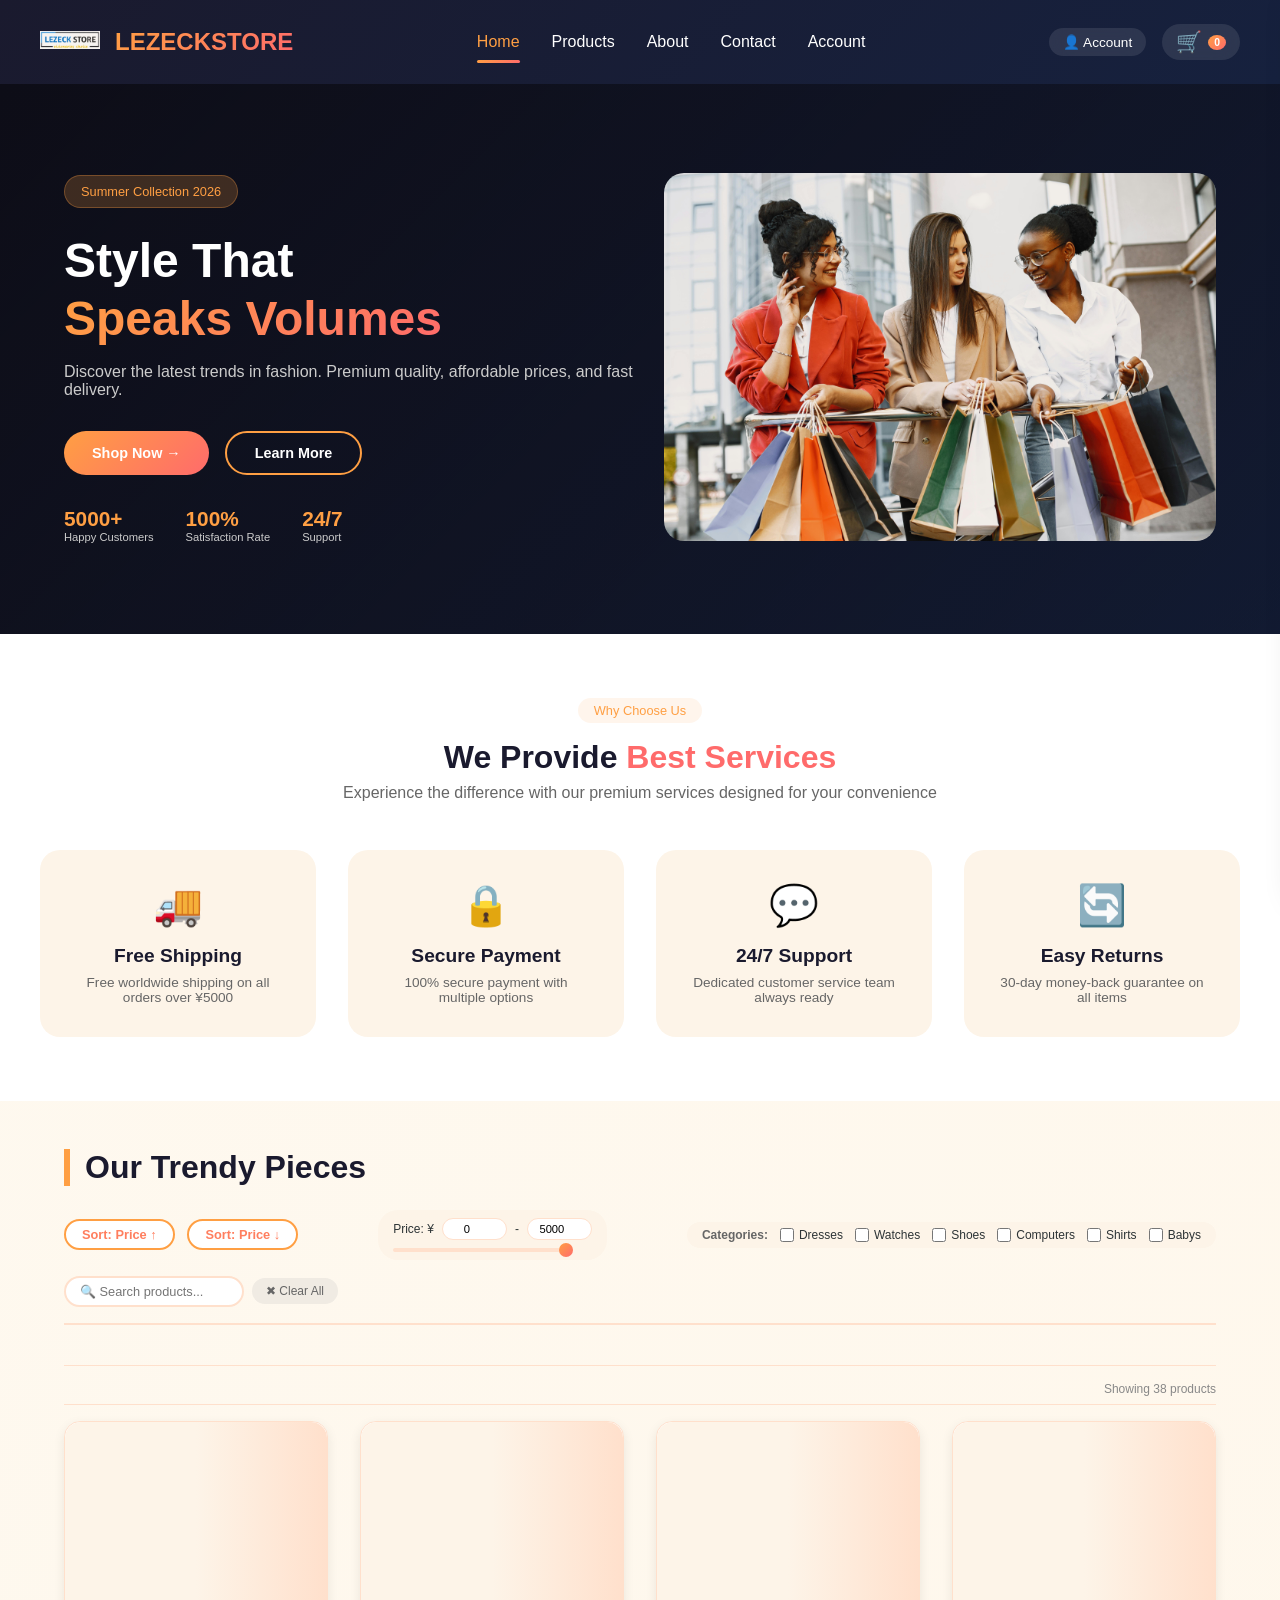
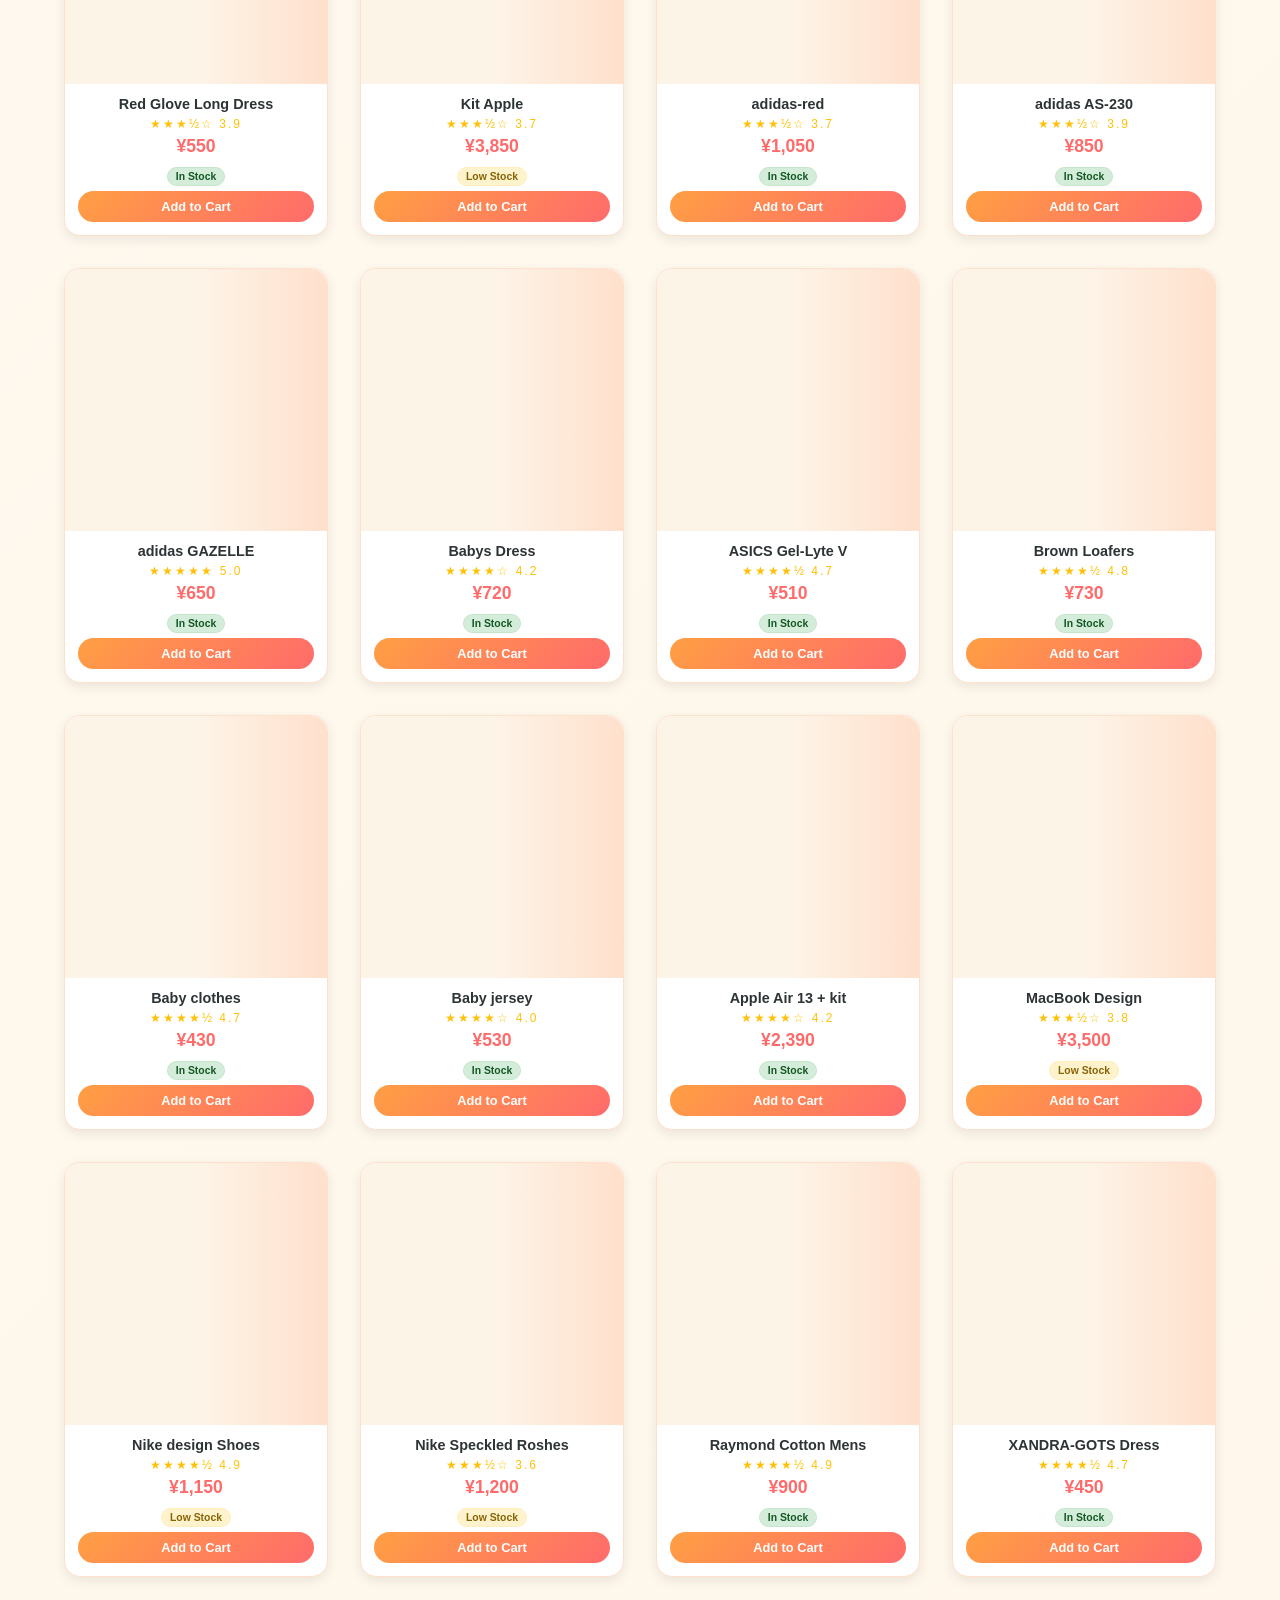
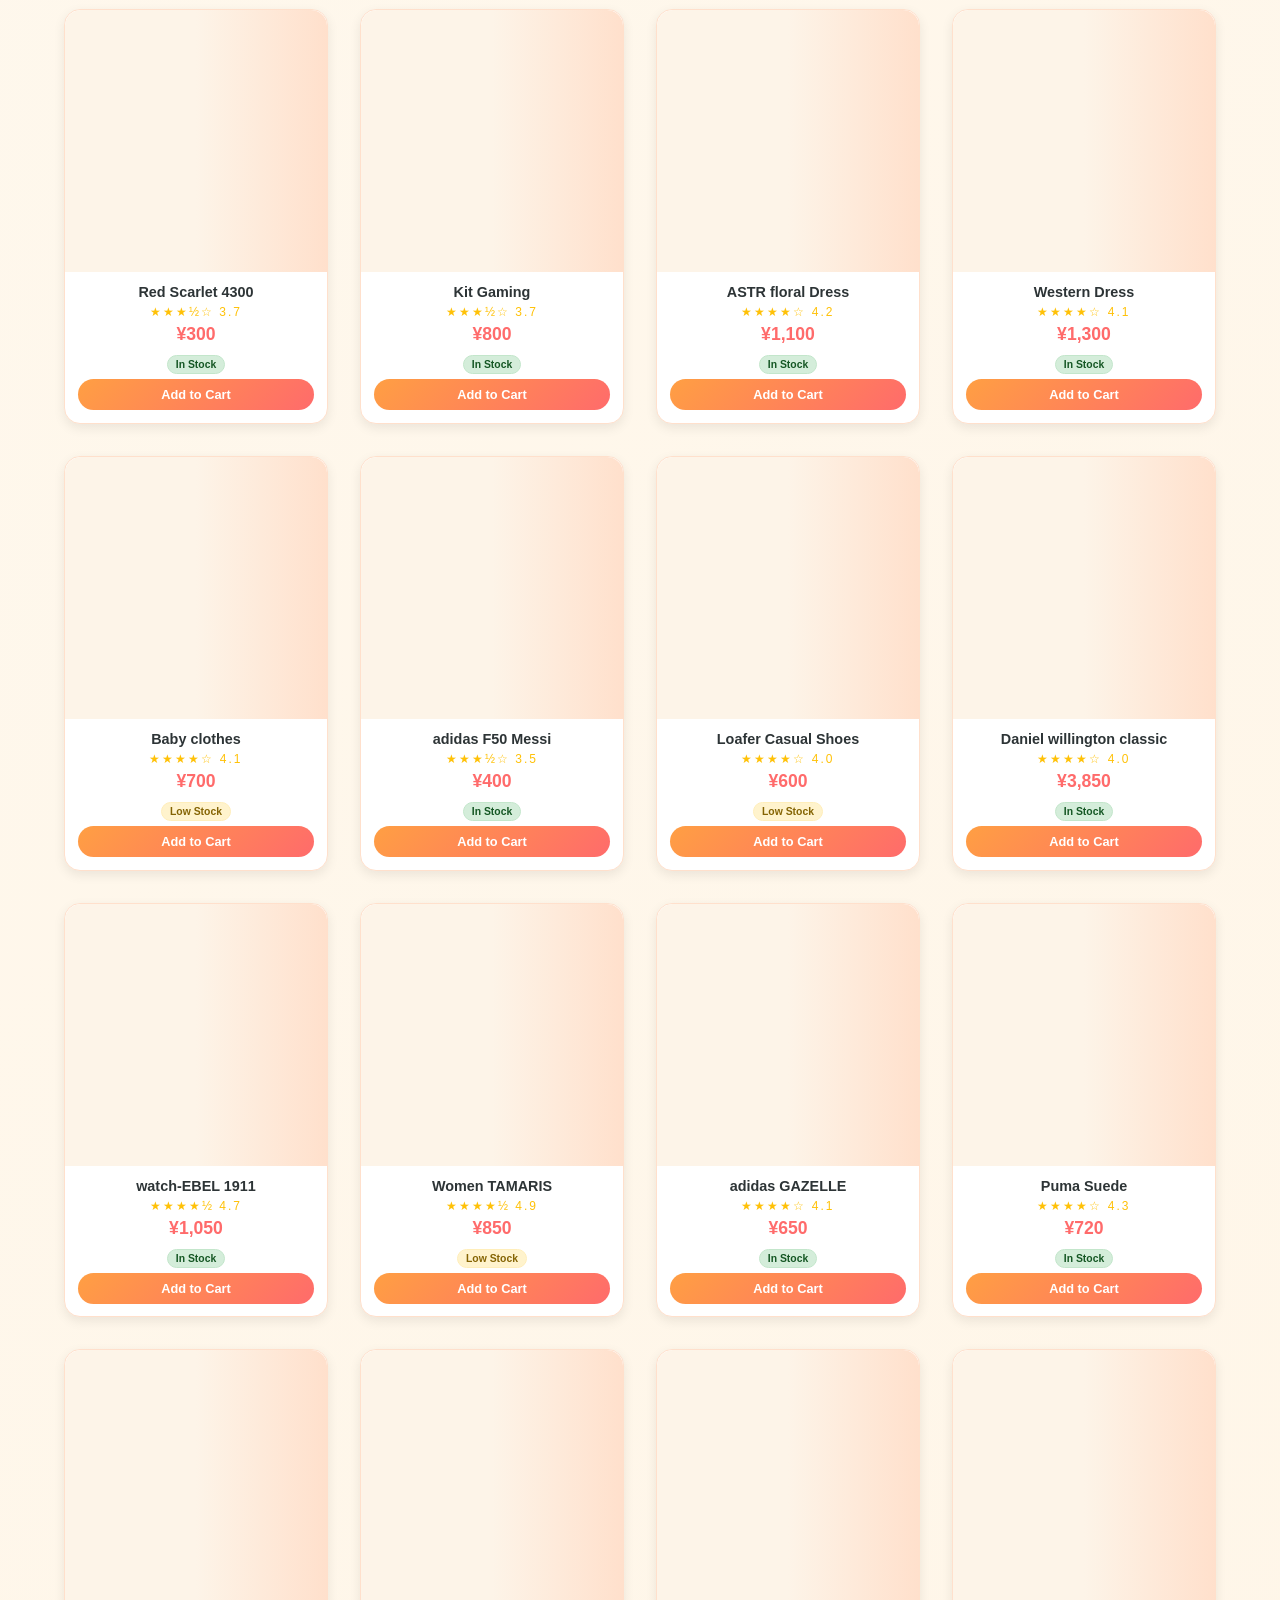
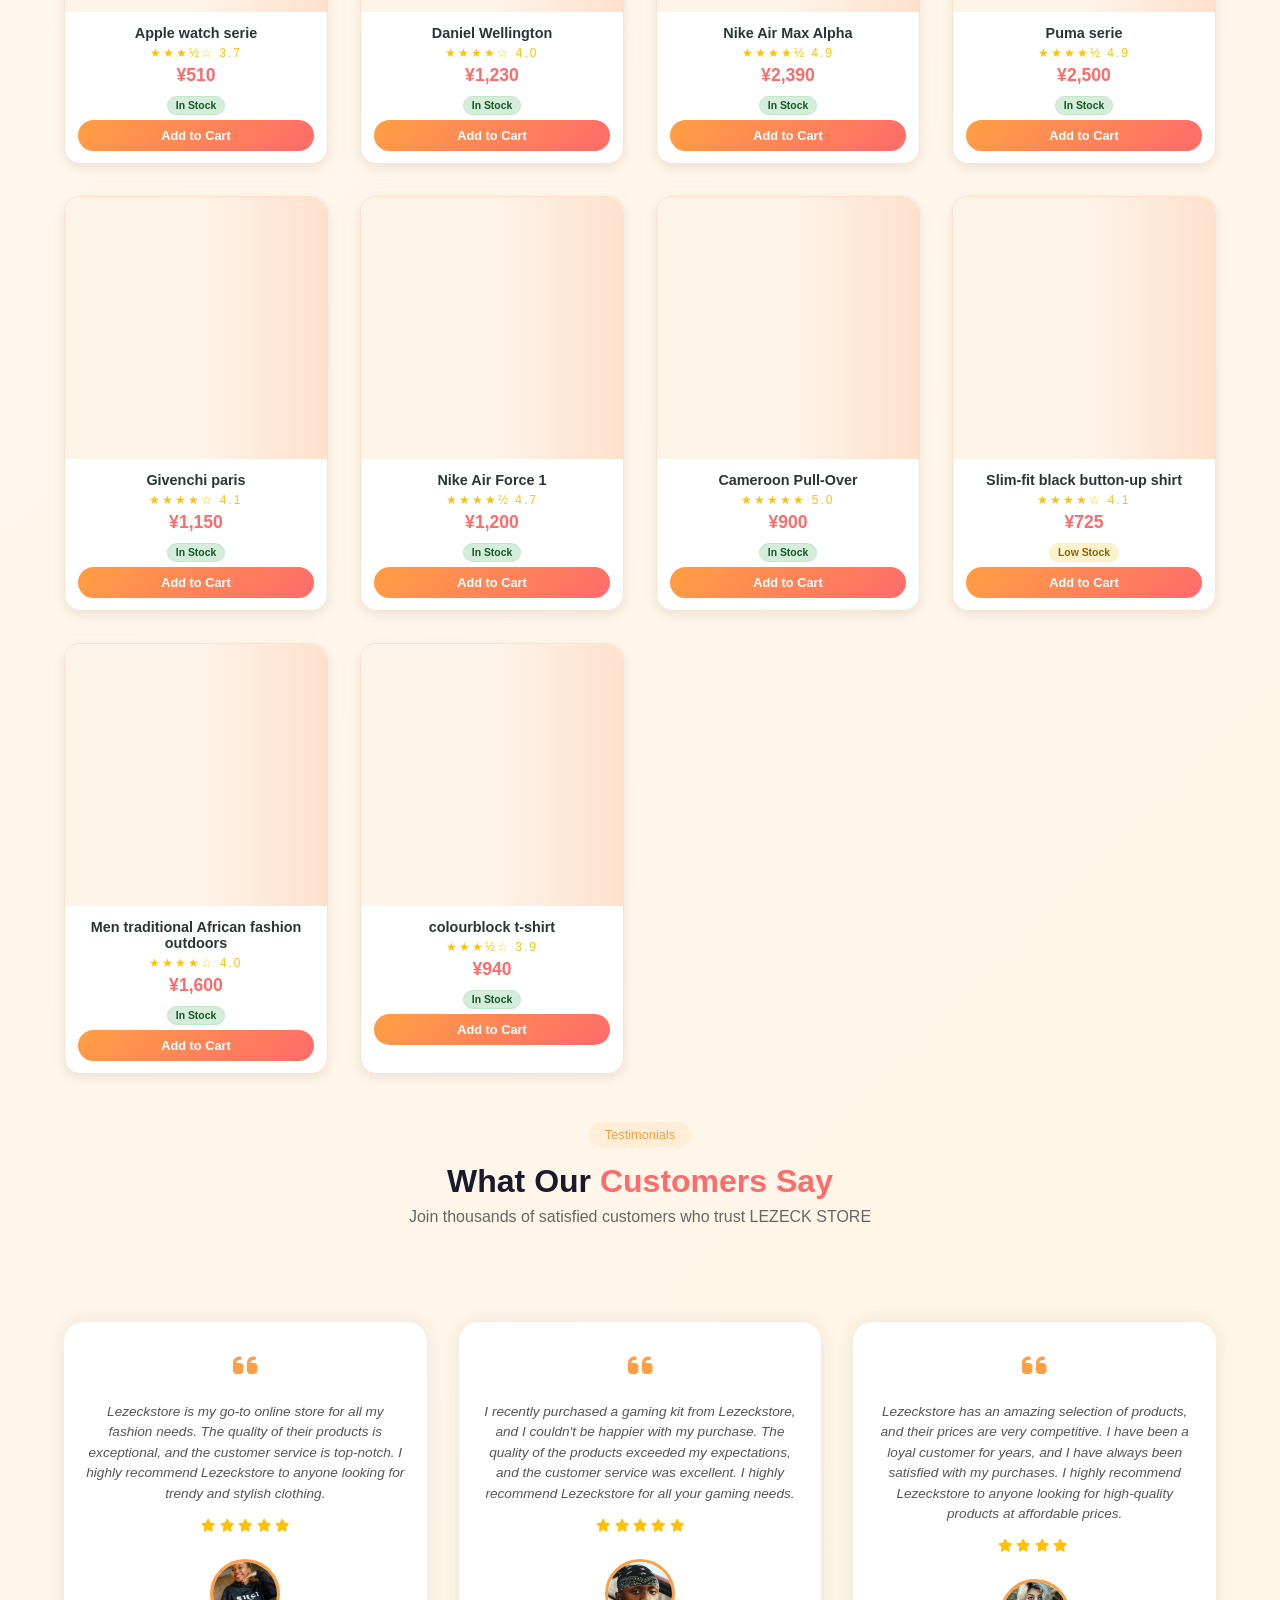
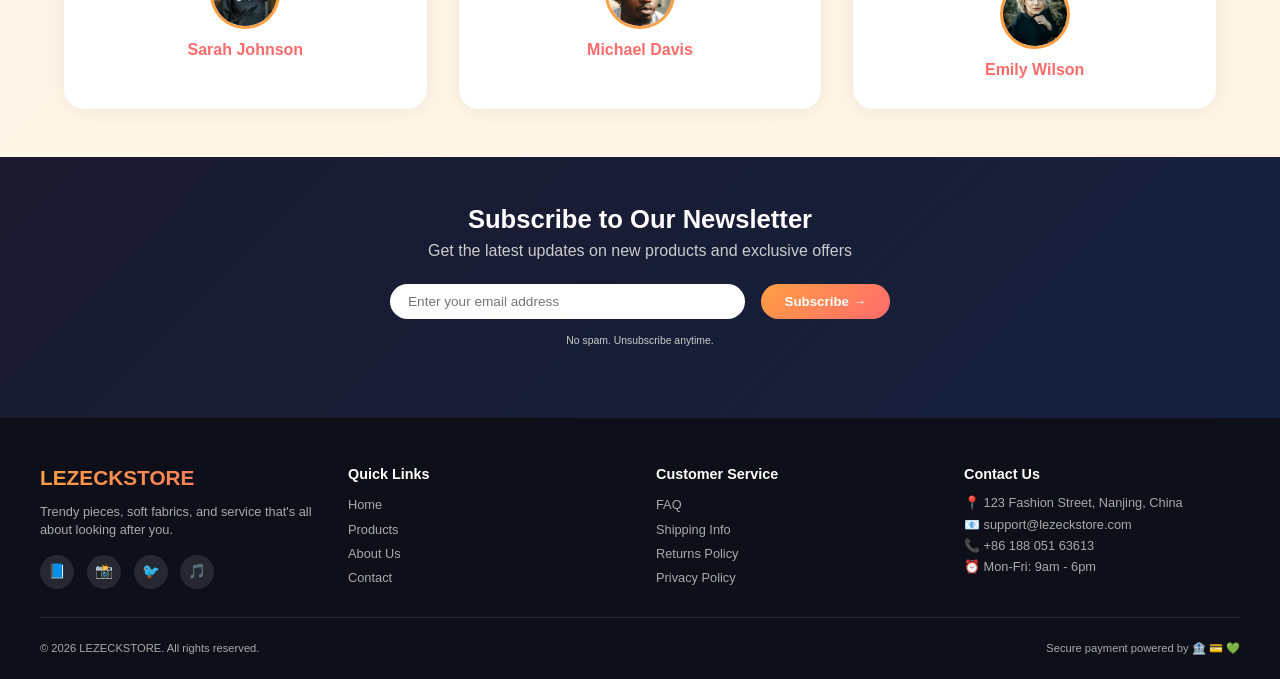
<file: index.html>
<!DOCTYPE html>
<html lang="en">
<head>
    <meta charset="UTF-8">
    <meta name="viewport" content="width=device-width, initial-scale=1.0, user-scalable=yes, viewport-fit=cover">
    <title>LEZECK STORE - Fashion Meets Your Personality</title>
    <!-- Add Font Awesome for testimonial icons -->
    <link rel="stylesheet" href="https://cdnjs.cloudflare.com/ajax/libs/font-awesome/6.4.0/css/all.min.css">
    <link rel="stylesheet" href="styles.css">
    <script src="script.js" defer></script>
    <link rel="preconnect" href="https://cdnjs.cloudflare.com">
</head>
<body>

<!-- Header with Navigation -->
<header class="header">
    <nav class="navbar">
        <div class="logo">
            <a href="index.html"><img src="images/logo.JPG" width="250px" alt="logo"></a>
            <h1>LEZECKSTORE</h1>
        </div>
        <ul class="nav-links">
            <li><a href="index.html" class="active">Home</a></li>
            <li><a href="product.html">Products</a></li>
            <li><a href="#">About</a></li>
            <li><a href="#">Contact</a></li>
            <li><a href="#">Account</a></li>
        </ul>
        <div class="header-actions">
            <div class="account-dropdown" id="accountDropdown">
                <button class="account-btn" id="accountBtn" aria-label="Account menu">👤 Account</button>
                <div class="dropdown-content" id="dropdownContent">
                    <div class="user-info" id="userInfo">
                        <span id="userNameDisplay">Guest</span>
                    </div>
                    <hr>
                    <button id="ordersBtn" class="dropdown-item">📋 My Orders</button>
                    <button id="loginBtn" class="dropdown-item">🔑 Login</button>
                    <button id="registerBtn" class="dropdown-item">📝 Register</button>
                    <button id="logoutBtn" class="dropdown-item logout" style="display:none;">🚪 Logout</button>
                </div>
            </div>
            <div class="cart-icon" id="cartIcon" aria-label="Shopping cart">
                🛒 <span id="cartCount" class="cart-badge">0</span>
            </div>
        </div>
    </nav>
</header>

<!-- Hero Banner (Day 18) -->
<section class="hero-banner">
    <div class="hero-overlay"></div>
    <div class="hero-content">
        <span class="hero-badge">Summer Collection 2026</span>
        <h1 class="hero-main-title">Style That<br><span class="gradient-text">Speaks Volumes</span></h1>
        <p class="hero-subtitle">Discover the latest trends in fashion. Premium quality, affordable prices, and fast delivery.</p>
        <div class="hero-buttons">
            <button class="btn-primary" id="shopNowBtn">Shop Now →</button>
            <button class="btn-secondary" id="learnMoreBtn">Learn More</button>
        </div>
        <div class="hero-stats">
            <div class="stat"><span>5000+</span><p>Happy Customers</p></div>
            <div class="stat"><span>100%</span><p>Satisfaction Rate</p></div>
            <div class="stat"><span>24/7</span><p>Support</p></div>
        </div>
    </div>
    <div class="col-2">
        <img src="images/shop.jpg" alt="shop">
    </div>
</section>

<!-- Features Section (Day 18) -->
<section class="features-section">
    <div class="container">
        <div class="section-header">
            <span class="section-tag">Why Choose Us</span>
            <h2 class="section-title">We Provide <span class="highlight">Best Services</span></h2>
            <p class="section-subtitle">Experience the difference with our premium services designed for your convenience</p>
        </div>
        <div class="features-grid">
            <div class="feature-card">
                <div class="feature-icon">🚚</div>
                <h3>Free Shipping</h3>
                <p>Free worldwide shipping on all orders over ¥5000</p>
            </div>
            <div class="feature-card">
                <div class="feature-icon">🔒</div>
                <h3>Secure Payment</h3>
                <p>100% secure payment with multiple options</p>
            </div>
            <div class="feature-card">
                <div class="feature-icon">💬</div>
                <h3>24/7 Support</h3>
                <p>Dedicated customer service team always ready</p>
            </div>
            <div class="feature-card">
                <div class="feature-icon">🔄</div>
                <h3>Easy Returns</h3>
                <p>30-day money-back guarantee on all items</p>
            </div>
        </div>
    </div>
</section>

<!-- Products Section -->
<main class="main-content">
    <h2 class="section-title">Our Trendy Pieces</h2>
    
    <div class="control-bar">
        <div class="sort-buttons">
            <button class="btn-sort" id="sortLowToHigh">Sort: Price ↑</button>
            <button class="btn-sort" id="sortHighToLow">Sort: Price ↓</button>
        </div>
        
        <div class="price-filter">
            <div class="price-range">
                <label>Price: ¥</label>
                <input type="number" id="minPrice" placeholder="Min" class="price-input" value="0">
                <span>-</span>
                <input type="number" id="maxPrice" placeholder="Max" class="price-input" value="5000">
            </div>
            <input type="range" id="priceSlider" class="price-slider" min="0" max="5000" value="5000">
        </div>
        
        <div class="categories-filter">
            <span class="filter-label">Categories:</span>
            <label class="category-checkbox"><input type="checkbox" class="category-chk" value="Dresses"> Dresses</label>
            <label class="category-checkbox"><input type="checkbox" class="category-chk" value="watch"> Watches</label>
            <label class="category-checkbox"><input type="checkbox" class="category-chk" value="Shoes"> Shoes</label>
            <label class="category-checkbox"><input type="checkbox" class="category-chk" value="Computers"> Computers</label>
           <label class="category-checkbox"><input type="checkbox" class="category-chk" value="shirt"> Shirts</label>
           <label class="category-checkbox"><input type="checkbox" class="category-chk" value="baby"> Babys</label>
        </div>
        
        <div class="search-bar">
            <input type="text" id="searchInput" placeholder="🔍 Search products..." class="search-input">
            <button id="clearFiltersBtn" class="btn-clear">✖ Clear All</button>
        </div>
    </div>
    
    <div class="active-filters" id="activeFilters"></div>
    <div class="results-count" id="resultsCount">Showing 37 products</div>
    
    <div class="product-grid" id="productGrid"></div>
</main>

<!-- Testimonials Section (Day 19) -->
<section class="testimonials-section">
    <div class="container">
        <div class="section-header">
            <span class="section-tag">Testimonials</span>
            <h2 class="section-title">What Our <span class="highlight">Customers Say</span></h2>
            <p class="section-subtitle">Join thousands of satisfied customers who trust LEZECK STORE</p>
        </div>
        <div class="testimonial">
            <div class="small-container">
                <div class="row">
                    <div class="col-3">
                        <i class="fa fa-quote-left"></i>
                        <p>Lezeckstore is my go-to online store for all my fashion needs. The quality of their products is exceptional, and the customer service is top-notch. I highly recommend Lezeckstore to anyone looking for trendy and stylish clothing.</p>
                        <div class="rating">
                            <i class="fa fa-star"></i>
                            <i class="fa fa-star"></i>
                            <i class="fa fa-star"></i>
                            <i class="fa fa-star"></i> 
                            <i class="fa fa-star"></i>
                        </div>
                        <img src="images/user1.jpg" alt="user1">
                        <h3>Sarah Johnson</h3>
                    </div>
                    <div class="col-3"> 
                        <i class="fa fa-quote-left"></i>
                        <p>I recently purchased a gaming kit from Lezeckstore, and I couldn't be happier with my purchase. The quality of the products exceeded my expectations, and the customer service was excellent. I highly recommend Lezeckstore for all your gaming needs.</p>
                        <div class="rating">
                            <i class="fa fa-star"></i>
                            <i class="fa fa-star"></i>
                            <i class="fa fa-star"></i>
                            <i class="fa fa-star"></i>
                            <i class="fa fa-star"></i>
                        </div>  
                        <img src="images/user2.jpg" alt="user2">
                        <h3>Michael Davis</h3>      
                    </div>
                    <div class="col-3">
                        <i class="fa fa-quote-left"></i>
                        <p>Lezeckstore has an amazing selection of products, and their prices are very competitive. I have been a loyal customer for years, and I have always been satisfied with my purchases. I highly recommend Lezeckstore to anyone looking for high-quality products at affordable prices.</p>
                        <div class="rating">
                            <i class="fa fa-star"></i>
                            <i class="fa fa-star"></i>
                            <i class="fa fa-star"></i>
                            <i class="fa fa-star"></i> 
                            <i class="fa fa-star-o"></i>
                        </div>
                        <img src="images/user3.jpg" alt="user3">
                        <h3>Emily Wilson</h3>   
                    </div>
                </div>
            </div>
        </div>
    </div>
</section>

<!-- Newsletter Section  -->
<section class="newsletter-section">
    <div class="container">
        <div class="newsletter-content">
            <h3>Subscribe to Our Newsletter</h3>
            <p>Get the latest updates on new products and exclusive offers</p>
            <form id="newsletterForm" class="newsletter-form">
                <input type="email" id="newsletterEmail" placeholder="Enter your email address" required>
                <button type="submit">Subscribe →</button>
            </form>
            <p class="newsletter-note">No spam. Unsubscribe anytime.</p>
        </div>
    </div>
</section>

<!-- Footer  -->
<footer class="footer">
    <div class="container">
        <div class="footer-grid">
            <div class="footer-brand">
                <h2>LEZECKSTORE</h2>
                <p>Trendy pieces, soft fabrics, and service that's all about looking after you.</p>
                <div class="social-links">
                    <a href="#" class="social-icon" aria-label="Facebook">📘</a>
                    <a href="#" class="social-icon" aria-label="Instagram">📸</a>
                    <a href="#" class="social-icon" aria-label="Twitter">🐦</a>
                    <a href="#" class="social-icon" aria-label="TikTok">🎵</a>
                </div>
            </div>
            <div class="footer-links">
                <h4>Quick Links</h4>
                <ul>
                    <li><a href="#">Home</a></li>
                    <li><a href="#">Products</a></li>
                    <li><a href="#">About Us</a></li>
                    <li><a href="#">Contact</a></li>
                </ul>
            </div>
            <div class="footer-links">
                <h4>Customer Service</h4>
                <ul>
                    <li><a href="#">FAQ</a></li>
                    <li><a href="#">Shipping Info</a></li>
                    <li><a href="#">Returns Policy</a></li>
                    <li><a href="#">Privacy Policy</a></li>
                </ul>
            </div>
            <div class="footer-contact">
                <h4>Contact Us</h4>
                <p>📍 123 Fashion Street, Nanjing, China</p>
                <p>📧 support@lezeckstore.com</p>
                <p>📞 +86 188 051 63613</p>
                <p>⏰ Mon-Fri: 9am - 6pm</p>
            </div>
        </div>
        <div class="footer-bottom">
            <p>&copy; 2026 LEZECKSTORE. All rights reserved.</p>
            <p>Secure payment powered by <span class="payment-icons">🏦 💳 💚</span></p>
        </div>
    </div>
</footer>

<!-- Cart Sidebar -->
<div class="cart-sidebar" id="cartSidebar">
    <div class="cart-header">
        <h3>My Cart 🛒</h3>
        <button class="close-cart" id="closeCartBtn" aria-label="Close cart">✖</button>
    </div>
    <div class="cart-items" id="cartItems">
        <div class="empty-cart-illustration">
            <div class="empty-cart-icon">🛍️</div>
            <p>Your cart is empty</p>
            <p class="empty-cart-subtitle">Add some trendy pieces to get started!</p>
        </div>
    </div>
    <div class="cart-total" id="cartTotal">Total: 0 RMB</div>
    <button class="checkout-btn" id="checkoutBtn">Checkout</button>
</div>

<!-- Checkout Modal -->
<div class="modal" id="checkoutModal">
    <div class="modal-content modal-large">
        <div class="modal-header">
            <h3>Complete Your Order</h3>
            <button class="close-modal" id="closeCheckoutModalBtn" aria-label="Close">✖</button>
        </div>
        <div id="orderSummary" class="order-summary"></div>
        
        <div class="checkout-form">
            <div class="form-group">
                <label>Full Name *</label>
                <input type="text" id="customerName" class="form-input" placeholder="Enter your full name">
            </div>
            <div class="form-group">
                <label>Email *</label>
                <input type="email" id="customerEmail" class="form-input" placeholder="Enter your email">
            </div>
            <div class="form-group">
                <label>Delivery Address *</label>
                <textarea id="customerAddress" class="form-input" rows="2" placeholder="Enter your full address"></textarea>
            </div>
            <div class="form-group">
                <label>Payment Method *</label>
                <select id="paymentMethod" class="form-input">
                    <option value="">Select payment method</option>
                    <option value="bank">🏦 Bank Transfer</option>
                    <option value="alipay">💰 Alipay</option>
                    <option value="wechat">💚 WeChat Pay</option>
                </select>
            </div>
        </div>
        
        <div class="modal-buttons">
            <button class="cancel-btn" id="cancelModalBtn">Cancel</button>
            <button class="confirm-btn" id="confirmOrderBtn">Place Order</button>
        </div>
    </div>
</div>

<!-- Payment Modal -->
<div class="modal" id="paymentModal">
    <div class="modal-content modal-large">
        <div class="modal-header">
            <h3>💳 Complete Payment</h3>
            <button class="close-modal" id="closePaymentBtn" aria-label="Close">✖</button>
        </div>
        
        <div id="paymentSummary" class="payment-summary">
            <div class="payment-amount">
                <span>Total to pay:</span>
                <strong id="paymentTotal">¥0</strong>
            </div>
        </div>
        
        <div class="payment-methods" id="paymentMethods">
            <div class="payment-method selected" data-method="bank">
                <div class="method-icon">🏦</div>
                <div class="method-info">
                    <strong>Bank Transfer</strong>
                    <small>Transfer to our bank account</small>
                </div>
                <div class="method-check">✓</div>
            </div>
            <div class="payment-method" data-method="alipay">
                <div class="method-icon">💰</div>
                <div class="method-info">
                    <strong>Alipay</strong>
                    <small>Scan QR code with Alipay app</small>
                </div>
                <div class="method-check">✓</div>
            </div>
            <div class="payment-method" data-method="wechat">
                <div class="method-icon">💚</div>
                <div class="method-info">
                    <strong>WeChat Pay</strong>
                    <small>Scan QR code with WeChat</small>
                </div>
                <div class="method-check">✓</div>
            </div>
        </div>
        
        <div id="paymentDetails" class="payment-details"></div>
        
        <div class="payment-buttons">
            <button class="cancel-btn" id="cancelPaymentBtn">Cancel</button>
            <button class="confirm-btn" id="processPaymentBtn">Confirm Payment</button>
        </div>
        
        <div id="paymentStatus" class="payment-status"></div>
    </div>
</div>

<!-- Order History Modal -->
<div class="modal" id="ordersModal">
    <div class="modal-content modal-large">
        <div class="modal-header">
            <h3>📋 My Orders</h3>
            <button class="close-modal" id="closeOrdersBtn" aria-label="Close">✖</button>
        </div>
        <div id="ordersList" class="orders-list">
            <p style="text-align:center;color:#999;">No orders yet. Complete your first order!</p>
        </div>
    </div>
</div>

<!-- Registration Modal -->
<div class="modal" id="registerModal">
    <div class="modal-content">
        <div class="modal-header">
            <h3>📝 Create Account</h3>
            <button class="close-modal" id="closeRegisterBtn" aria-label="Close">✖</button>
        </div>
        <form id="registerForm">
            <div class="form-group">
                <label>Full Name *</label>
                <input type="text" id="regName" class="form-input" placeholder="Enter your full name">
            </div>
            <div class="form-group">
                <label>Email *</label>
                <input type="email" id="regEmail" class="form-input" placeholder="Enter your email">
            </div>
            <div class="form-group">
                <label>Password *</label>
                <input type="password" id="regPassword" class="form-input" placeholder="Minimum 6 characters">
            </div>
            <div class="form-group">
                <label>Confirm Password *</label>
                <input type="password" id="regConfirmPassword" class="form-input" placeholder="Confirm your password">
            </div>
            <button type="submit" class="confirm-btn" style="width:100%;">Register</button>
        </form>
        <p class="form-footer">Already have an account? <a href="#" id="switchToLogin">Login here</a></p>
    </div>
</div>

<!-- Login Modal -->
<div class="modal" id="loginModal">
    <div class="modal-content">
        <div class="modal-header">
            <h3>🔑 Login</h3>
            <button class="close-modal" id="closeLoginBtn" aria-label="Close">✖</button>
        </div>
        <form id="loginForm">
            <div class="form-group">
                <label>Email *</label>
                <input type="email" id="loginEmail" class="form-input" placeholder="Enter your email">
            </div>
            <div class="form-group">
                <label>Password *</label>
                <input type="password" id="loginPassword" class="form-input" placeholder="Enter your password">
            </div>
            <div class="form-group">
                <label class="checkbox-label">
                    <input type="checkbox" id="rememberMe"> Remember me
                </label>
            </div>
            <button type="submit" class="confirm-btn" style="width:100%;">Login</button>
        </form>
        <p class="form-footer">Don't have an account? <a href="#" id="switchToRegister">Register here</a></p>
    </div>
</div>

<!-- Success Toast Message -->
<div id="successToast" class="toast">✅ Order placed successfully!</div>

</body>
</html>
</file>
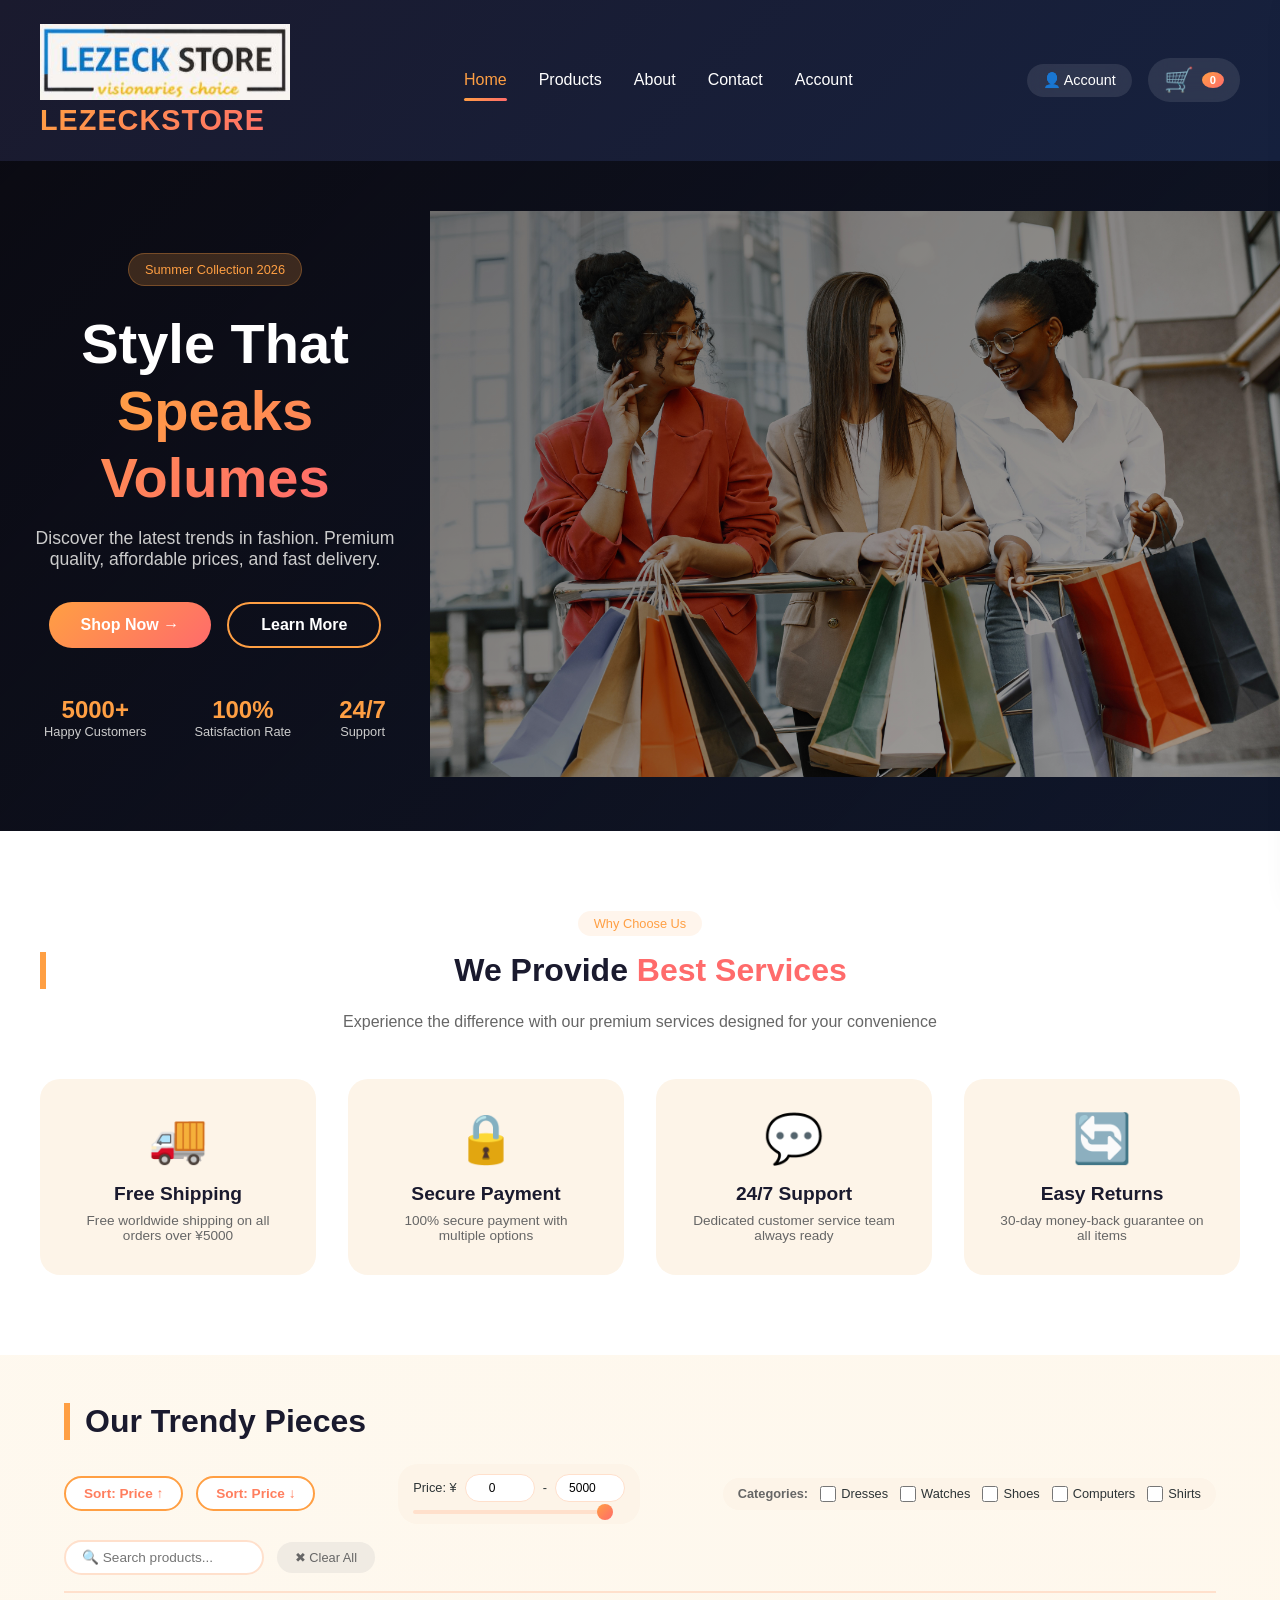
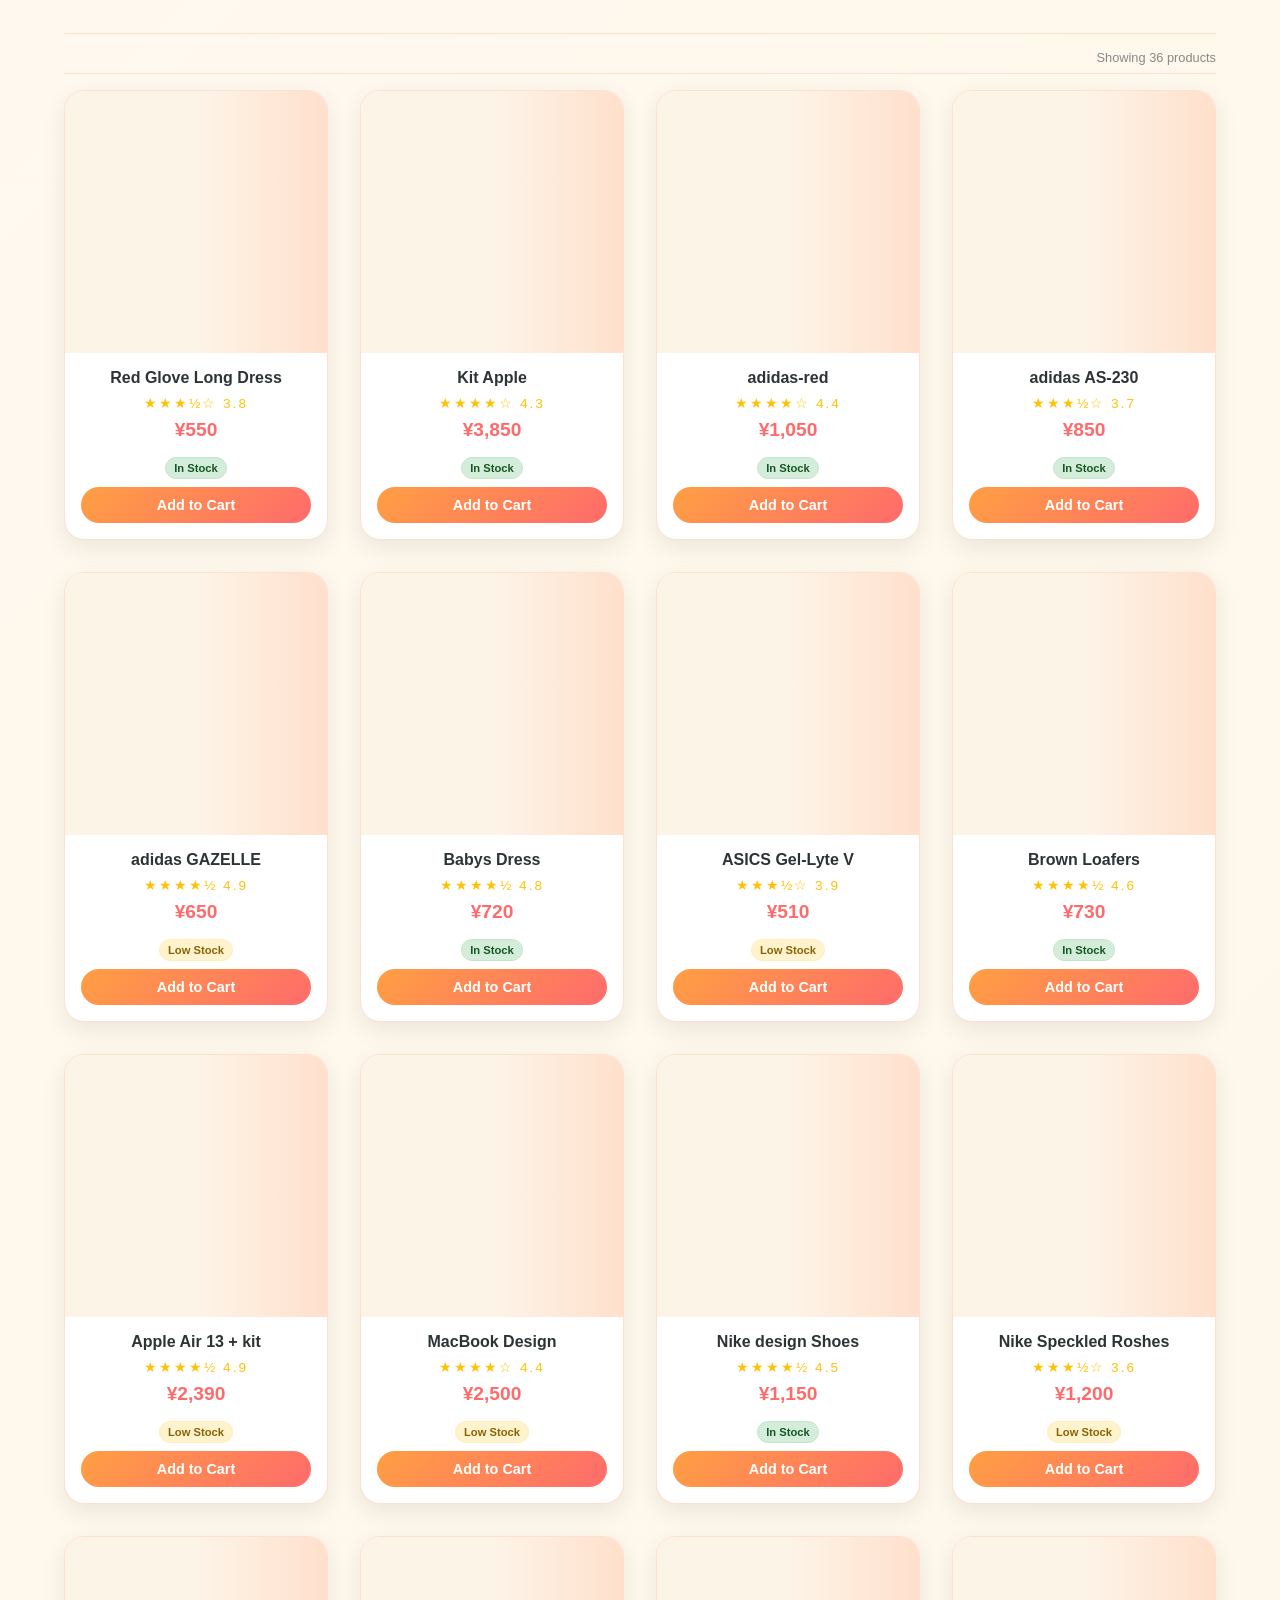
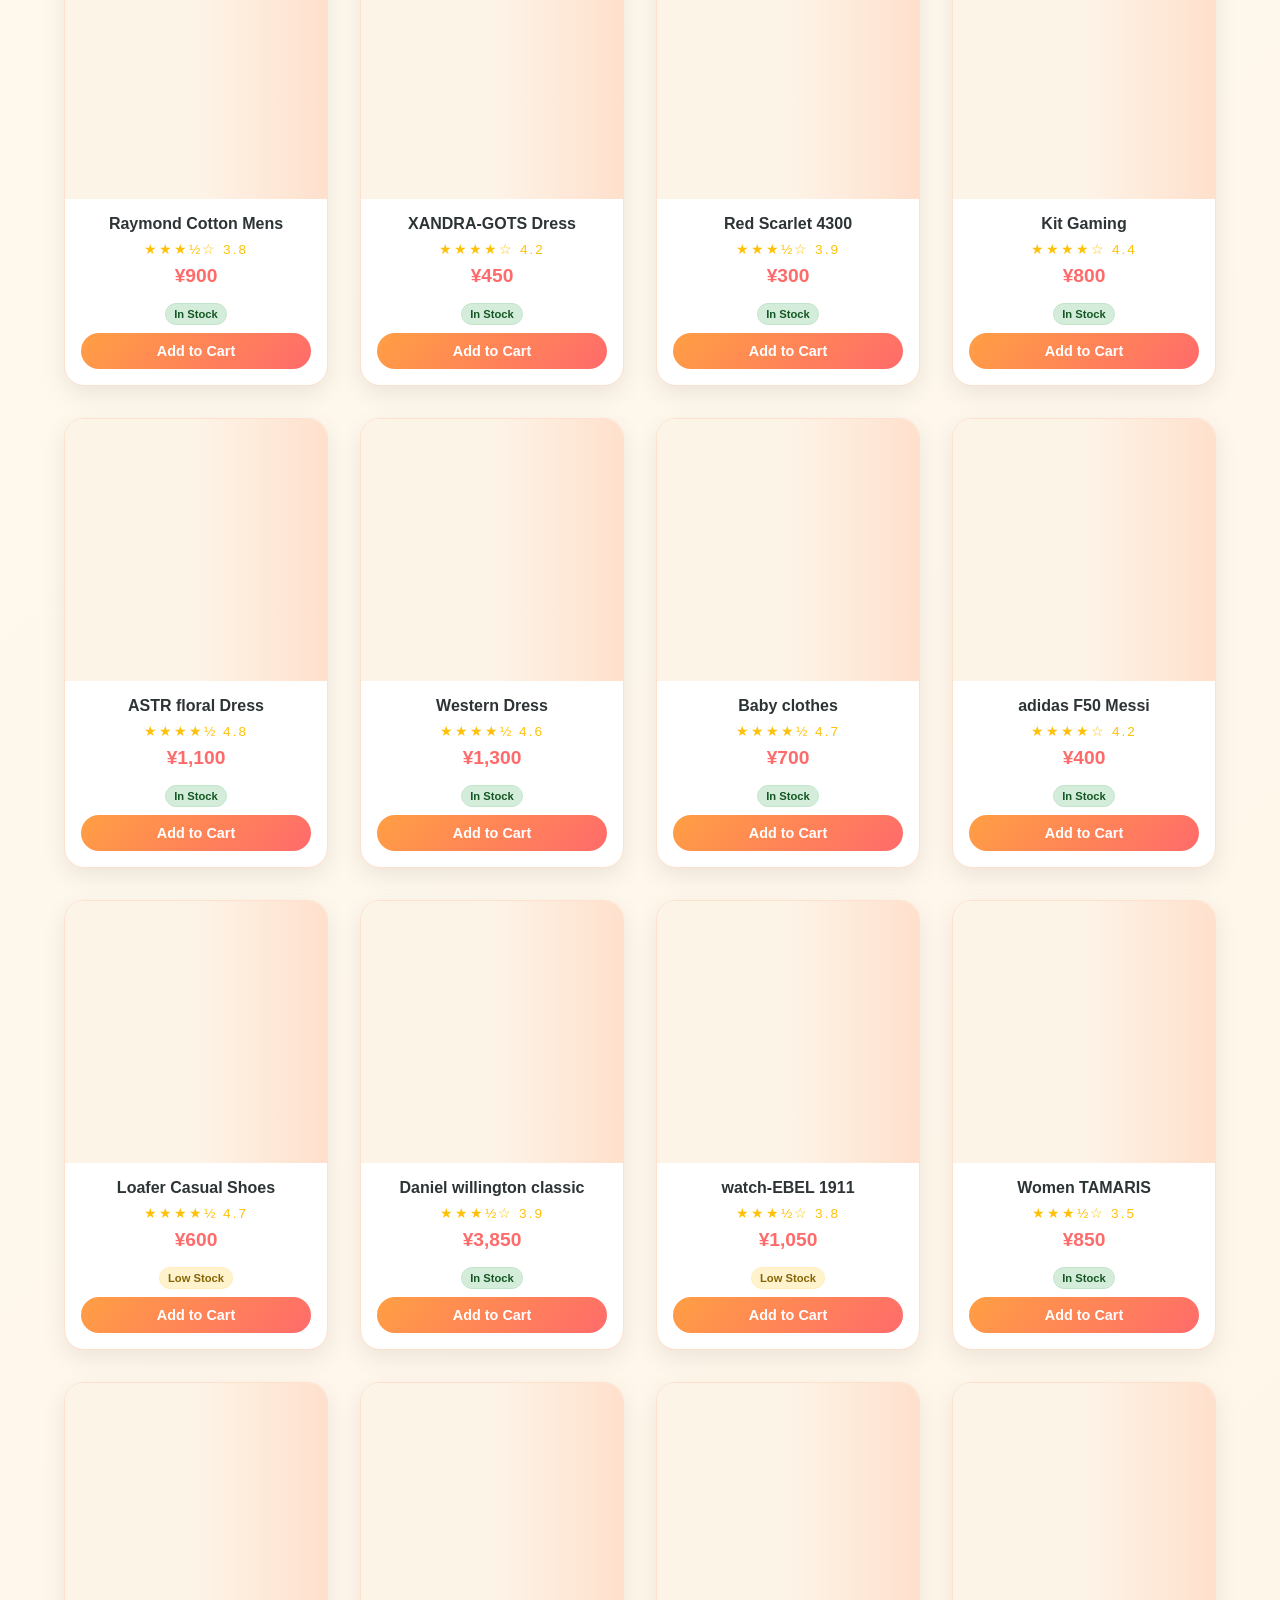
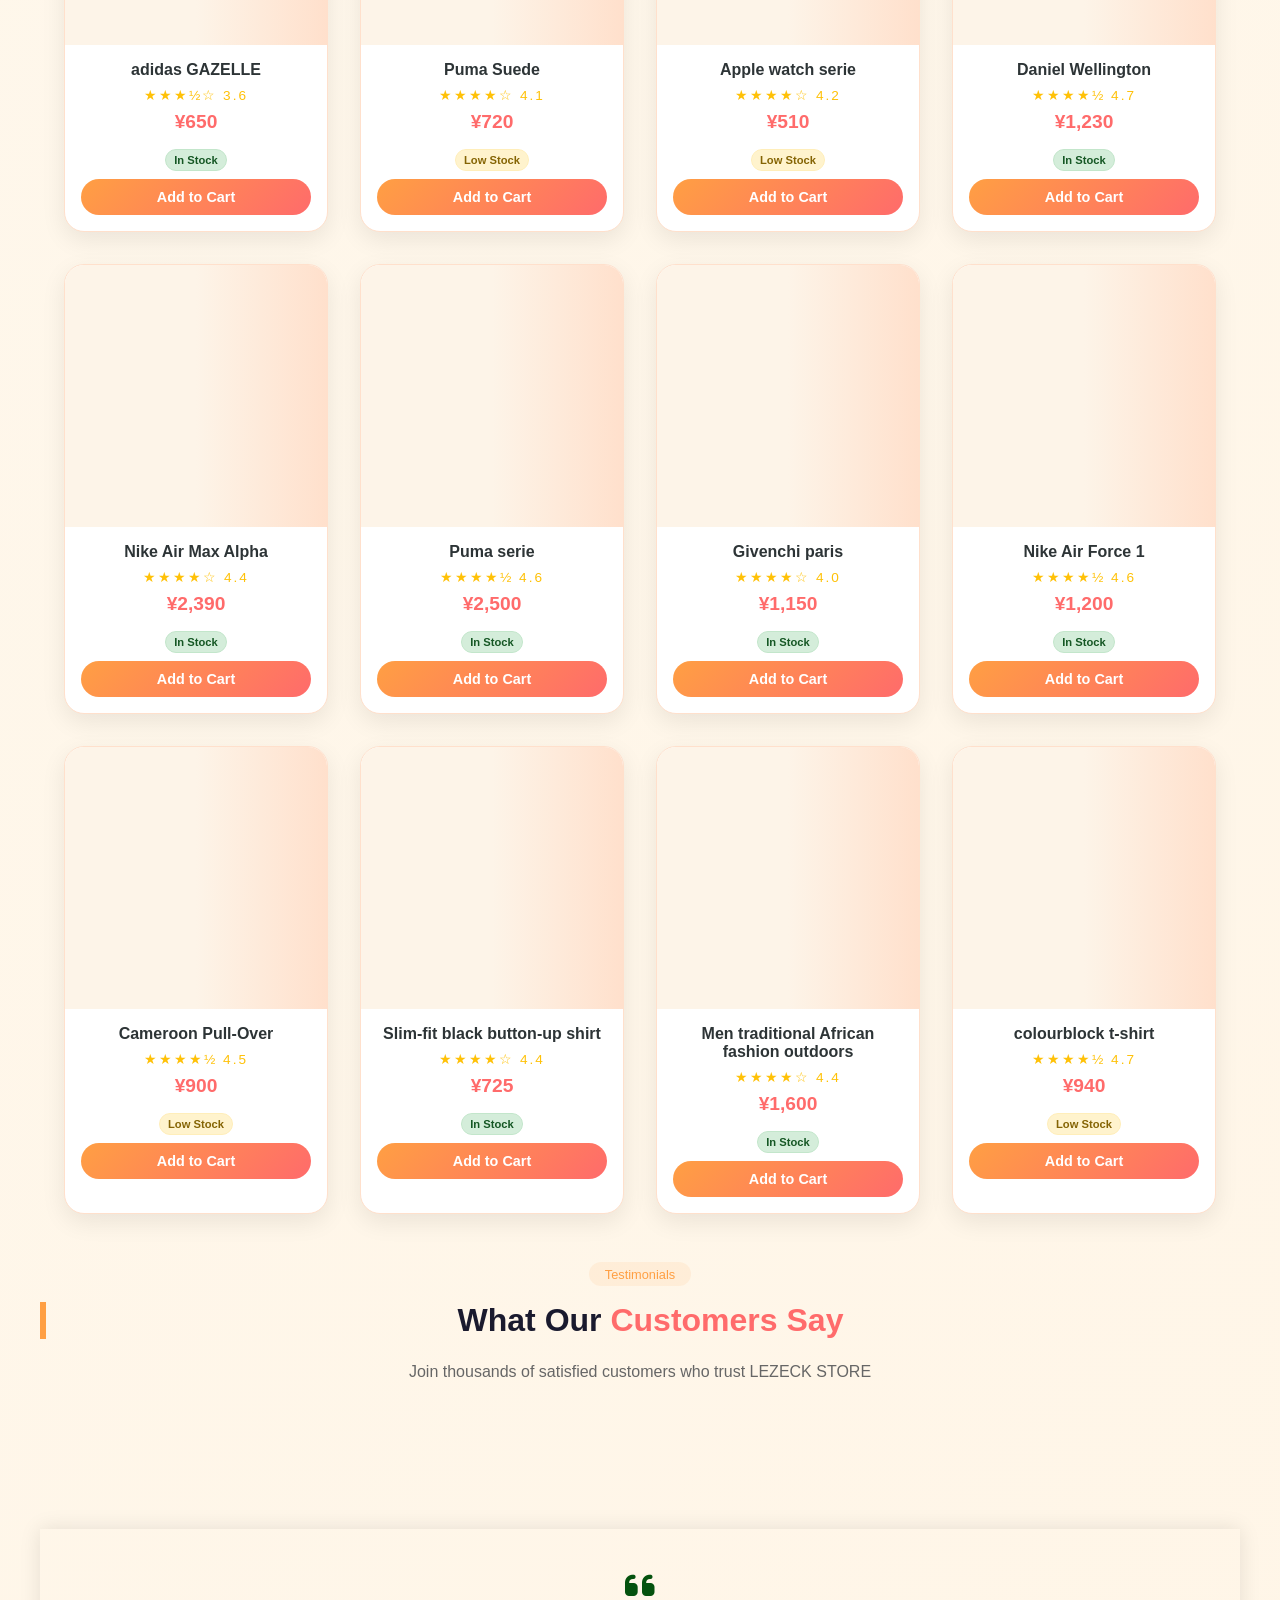
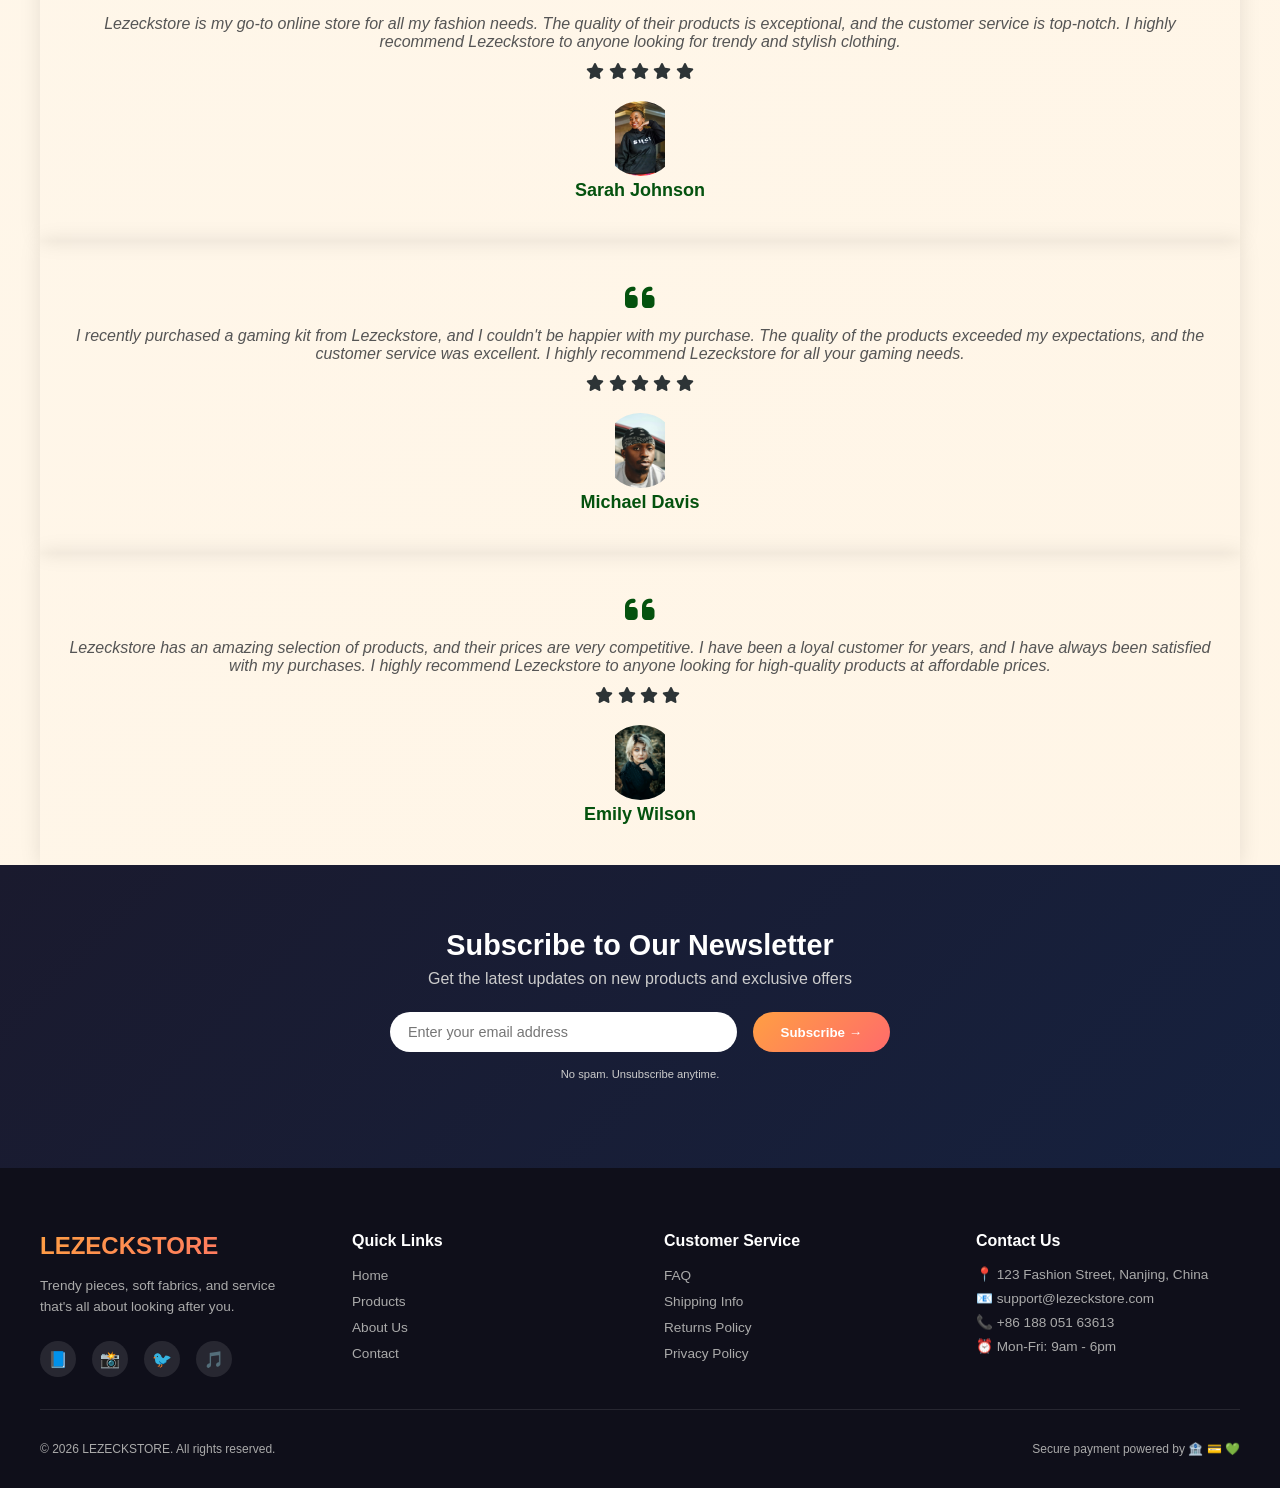
<file: images/index.html>
<!DOCTYPE html>
<html lang="en">
<head>
    <meta charset="UTF-8">
    <meta name="viewport" content="width=device-width, initial-scale=1.0, user-scalable=yes, viewport-fit=cover">
    <title>LEZECK STORE - Fashion Meets Your Personality</title>
    <!-- Add Font Awesome for testimonial icons -->
    <link rel="stylesheet" href="https://cdnjs.cloudflare.com/ajax/libs/font-awesome/6.4.0/css/all.min.css">
    <link rel="stylesheet" href="styles.css">
    <script src="script.js" defer></script>
</head>
<body>

<!-- Header with Navigation -->
<header class="header">
    <nav class="navbar">
        <div class="logo">
            <a href="index.html"><img src="logo.JPG" width="250px" alt="logo"></a>
            <h1>LEZECKSTORE</h1>
        </div>
        <ul class="nav-links">
            <li><a href="index.html" class="active">Home</a></li>
            <li><a href="product.html">Products</a></li>
            <li><a href="#">About</a></li>
            <li><a href="#">Contact</a></li>
            <li><a href="#">Account</a></li>
        </ul>
        <div class="header-actions">
            <div class="account-dropdown" id="accountDropdown">
                <button class="account-btn" id="accountBtn" aria-label="Account menu">👤 Account</button>
                <div class="dropdown-content" id="dropdownContent">
                    <div class="user-info" id="userInfo">
                        <span id="userNameDisplay">Guest</span>
                    </div>
                    <hr>
                    <button id="ordersBtn" class="dropdown-item">📋 My Orders</button>
                    <button id="loginBtn" class="dropdown-item">🔑 Login</button>
                    <button id="registerBtn" class="dropdown-item">📝 Register</button>
                    <button id="logoutBtn" class="dropdown-item logout" style="display:none;">🚪 Logout</button>
                </div>
            </div>
            <div class="cart-icon" id="cartIcon" aria-label="Shopping cart">
                🛒 <span id="cartCount" class="cart-badge">0</span>
            </div>
        </div>
    </nav>
</header>

<!-- Hero Banner (Day 18) -->
<section class="hero-banner">
    <div class="hero-overlay"></div>
    <div class="hero-content">
        <span class="hero-badge">Summer Collection 2026</span>
        <h1 class="hero-main-title">Style That<br><span class="gradient-text">Speaks Volumes</span></h1>
        <p class="hero-subtitle">Discover the latest trends in fashion. Premium quality, affordable prices, and fast delivery.</p>
        <div class="hero-buttons">
            <button class="btn-primary" id="shopNowBtn">Shop Now →</button>
            <button class="btn-secondary" id="learnMoreBtn">Learn More</button>
        </div>
        <div class="hero-stats">
            <div class="stat"><span>5000+</span><p>Happy Customers</p></div>
            <div class="stat"><span>100%</span><p>Satisfaction Rate</p></div>
            <div class="stat"><span>24/7</span><p>Support</p></div>
        </div>
    </div>
    <div class="col-2">
        <img src="shop.jpg" alt="shop">
    </div>
</section>

<!-- Features Section (Day 18) -->
<section class="features-section">
    <div class="container">
        <div class="section-header">
            <span class="section-tag">Why Choose Us</span>
            <h2 class="section-title">We Provide <span class="highlight">Best Services</span></h2>
            <p class="section-subtitle">Experience the difference with our premium services designed for your convenience</p>
        </div>
        <div class="features-grid">
            <div class="feature-card">
                <div class="feature-icon">🚚</div>
                <h3>Free Shipping</h3>
                <p>Free worldwide shipping on all orders over ¥5000</p>
            </div>
            <div class="feature-card">
                <div class="feature-icon">🔒</div>
                <h3>Secure Payment</h3>
                <p>100% secure payment with multiple options</p>
            </div>
            <div class="feature-card">
                <div class="feature-icon">💬</div>
                <h3>24/7 Support</h3>
                <p>Dedicated customer service team always ready</p>
            </div>
            <div class="feature-card">
                <div class="feature-icon">🔄</div>
                <h3>Easy Returns</h3>
                <p>30-day money-back guarantee on all items</p>
            </div>
        </div>
    </div>
</section>

<!-- Products Section -->
<main class="main-content">
    <h2 class="section-title">Our Trendy Pieces</h2>
    
    <div class="control-bar">
        <div class="sort-buttons">
            <button class="btn-sort" id="sortLowToHigh">Sort: Price ↑</button>
            <button class="btn-sort" id="sortHighToLow">Sort: Price ↓</button>
        </div>
        
        <div class="price-filter">
            <div class="price-range">
                <label>Price: ¥</label>
                <input type="number" id="minPrice" placeholder="Min" class="price-input" value="0">
                <span>-</span>
                <input type="number" id="maxPrice" placeholder="Max" class="price-input" value="5000">
            </div>
            <input type="range" id="priceSlider" class="price-slider" min="0" max="5000" value="5000">
        </div>
        
        <div class="categories-filter">
            <span class="filter-label">Categories:</span>
            <label class="category-checkbox"><input type="checkbox" class="category-chk" value="Dresses"> Dresses</label>
            <label class="category-checkbox"><input type="checkbox" class="category-chk" value="watch"> Watches</label>
            <label class="category-checkbox"><input type="checkbox" class="category-chk" value="Shoes"> Shoes</label>
            <label class="category-checkbox"><input type="checkbox" class="category-chk" value="Computers"> Computers</label>
           <label class="category-checkbox"><input type="checkbox" class="category-chk" value="shirt"> Shirts</label>
        </div>
        
        <div class="search-bar">
            <input type="text" id="searchInput" placeholder="🔍 Search products..." class="search-input">
            <button id="clearFiltersBtn" class="btn-clear">✖ Clear All</button>
        </div>
    </div>
    
    <div class="active-filters" id="activeFilters"></div>
    <div class="results-count" id="resultsCount">Showing 37 products</div>
    
    <div class="product-grid" id="productGrid"></div>
</main>

<!-- Testimonials Section (Day 19) - KEPT YOUR ORIGINAL STRUCTURE -->
<section class="testimonials-section">
    <div class="container">
        <div class="section-header">
            <span class="section-tag">Testimonials</span>
            <h2 class="section-title">What Our <span class="highlight">Customers Say</span></h2>
            <p class="section-subtitle">Join thousands of satisfied customers who trust LEZECK STORE</p>
        </div>
        <div class="testimonial">
            <div class="small-container">
                <div class="row">
                    <div class="col-3">
                        <i class="fa fa-quote-left"></i>
                        <p>Lezeckstore is my go-to online store for all my fashion needs. The quality of their products is exceptional, and the customer service is top-notch. I highly recommend Lezeckstore to anyone looking for trendy and stylish clothing.</p>
                        <div class="rating">
                            <i class="fa fa-star"></i>
                            <i class="fa fa-star"></i>
                            <i class="fa fa-star"></i>
                            <i class="fa fa-star"></i> 
                            <i class="fa fa-star"></i>
                        </div>
                        <img src="user1.jpg" alt="user1">
                        <h3>Sarah Johnson</h3>
                    </div>
                    <div class="col-3"> 
                        <i class="fa fa-quote-left"></i>
                        <p>I recently purchased a gaming kit from Lezeckstore, and I couldn't be happier with my purchase. The quality of the products exceeded my expectations, and the customer service was excellent. I highly recommend Lezeckstore for all your gaming needs.</p>
                        <div class="rating">
                            <i class="fa fa-star"></i>
                            <i class="fa fa-star"></i>
                            <i class="fa fa-star"></i>
                            <i class="fa fa-star"></i>
                            <i class="fa fa-star"></i>
                        </div>  
                        <img src="user2.jpg" alt="user2">
                        <h3>Michael Davis</h3>      
                    </div>
                    <div class="col-3">
                        <i class="fa fa-quote-left"></i>
                        <p>Lezeckstore has an amazing selection of products, and their prices are very competitive. I have been a loyal customer for years, and I have always been satisfied with my purchases. I highly recommend Lezeckstore to anyone looking for high-quality products at affordable prices.</p>
                        <div class="rating">
                            <i class="fa fa-star"></i>
                            <i class="fa fa-star"></i>
                            <i class="fa fa-star"></i>
                            <i class="fa fa-star"></i> 
                            <i class="fa fa-star-o"></i>
                        </div>
                        <img src="user3.jpg" alt="user3">
                        <h3>Emily Wilson</h3>   
                    </div>
                </div>
            </div>
        </div>
    </div>
</section>

<!-- Newsletter Section  -->
<section class="newsletter-section">
    <div class="container">
        <div class="newsletter-content">
            <h3>Subscribe to Our Newsletter</h3>
            <p>Get the latest updates on new products and exclusive offers</p>
            <form id="newsletterForm" class="newsletter-form">
                <input type="email" id="newsletterEmail" placeholder="Enter your email address" required>
                <button type="submit">Subscribe →</button>
            </form>
            <p class="newsletter-note">No spam. Unsubscribe anytime.</p>
        </div>
    </div>
</section>

<!-- Footer  -->
<footer class="footer">
    <div class="container">
        <div class="footer-grid">
            <div class="footer-brand">
                <h2>LEZECKSTORE</h2>
                <p>Trendy pieces, soft fabrics, and service that's all about looking after you.</p>
                <div class="social-links">
                    <a href="#" class="social-icon" aria-label="Facebook">📘</a>
                    <a href="#" class="social-icon" aria-label="Instagram">📸</a>
                    <a href="#" class="social-icon" aria-label="Twitter">🐦</a>
                    <a href="#" class="social-icon" aria-label="TikTok">🎵</a>
                </div>
            </div>
            <div class="footer-links">
                <h4>Quick Links</h4>
                <ul>
                    <li><a href="#">Home</a></li>
                    <li><a href="#">Products</a></li>
                    <li><a href="#">About Us</a></li>
                    <li><a href="#">Contact</a></li>
                </ul>
            </div>
            <div class="footer-links">
                <h4>Customer Service</h4>
                <ul>
                    <li><a href="#">FAQ</a></li>
                    <li><a href="#">Shipping Info</a></li>
                    <li><a href="#">Returns Policy</a></li>
                    <li><a href="#">Privacy Policy</a></li>
                </ul>
            </div>
            <div class="footer-contact">
                <h4>Contact Us</h4>
                <p>📍 123 Fashion Street, Nanjing, China</p>
                <p>📧 support@lezeckstore.com</p>
                <p>📞 +86 188 051 63613</p>
                <p>⏰ Mon-Fri: 9am - 6pm</p>
            </div>
        </div>
        <div class="footer-bottom">
            <p>&copy; 2026 LEZECKSTORE. All rights reserved.</p>
            <p>Secure payment powered by <span class="payment-icons">🏦 💳 💚</span></p>
        </div>
    </div>
</footer>

<!-- Cart Sidebar -->
<div class="cart-sidebar" id="cartSidebar">
    <div class="cart-header">
        <h3>My Cart 🛒</h3>
        <button class="close-cart" id="closeCartBtn" aria-label="Close cart">✖</button>
    </div>
    <div class="cart-items" id="cartItems">
        <div class="empty-cart-illustration">
            <div class="empty-cart-icon">🛍️</div>
            <p>Your cart is empty</p>
            <p class="empty-cart-subtitle">Add some trendy pieces to get started!</p>
        </div>
    </div>
    <div class="cart-total" id="cartTotal">Total: 0 RMB</div>
    <button class="checkout-btn" id="checkoutBtn">Checkout</button>
</div>

<!-- REMOVED DUPLICATE ELEMENTS (cart-icon, account-btn, close-cart that were at the bottom) -->

<!-- Checkout Modal -->
<div class="modal" id="checkoutModal">
    <div class="modal-content modal-large">
        <div class="modal-header">
            <h3>Complete Your Order</h3>
            <button class="close-modal" id="closeCheckoutModalBtn" aria-label="Close">✖</button>
        </div>
        <div id="orderSummary" class="order-summary"></div>
        
        <div class="checkout-form">
            <div class="form-group">
                <label>Full Name *</label>
                <input type="text" id="customerName" class="form-input" placeholder="Enter your full name">
            </div>
            <div class="form-group">
                <label>Email *</label>
                <input type="email" id="customerEmail" class="form-input" placeholder="Enter your email">
            </div>
            <div class="form-group">
                <label>Delivery Address *</label>
                <textarea id="customerAddress" class="form-input" rows="2" placeholder="Enter your full address"></textarea>
            </div>
            <div class="form-group">
                <label>Payment Method *</label>
                <select id="paymentMethod" class="form-input">
                    <option value="">Select payment method</option>
                    <option value="bank">🏦 Bank Transfer</option>
                    <option value="alipay">💰 Alipay</option>
                    <option value="wechat">💚 WeChat Pay</option>
                </select>
            </div>
        </div>
        
        <div class="modal-buttons">
            <button class="cancel-btn" id="cancelModalBtn">Cancel</button>
            <button class="confirm-btn" id="confirmOrderBtn">Place Order</button>
        </div>
    </div>
</div>

<!-- Payment Modal -->
<div class="modal" id="paymentModal">
    <div class="modal-content modal-large">
        <div class="modal-header">
            <h3>💳 Complete Payment</h3>
            <button class="close-modal" id="closePaymentBtn" aria-label="Close">✖</button>
        </div>
        
        <div id="paymentSummary" class="payment-summary">
            <div class="payment-amount">
                <span>Total to pay:</span>
                <strong id="paymentTotal">¥0</strong>
            </div>
        </div>
        
        <div class="payment-methods" id="paymentMethods">
            <div class="payment-method selected" data-method="bank">
                <div class="method-icon">🏦</div>
                <div class="method-info">
                    <strong>Bank Transfer</strong>
                    <small>Transfer to our bank account</small>
                </div>
                <div class="method-check">✓</div>
            </div>
            <div class="payment-method" data-method="alipay">
                <div class="method-icon">💰</div>
                <div class="method-info">
                    <strong>Alipay</strong>
                    <small>Scan QR code with Alipay app</small>
                </div>
                <div class="method-check">✓</div>
            </div>
            <div class="payment-method" data-method="wechat">
                <div class="method-icon">💚</div>
                <div class="method-info">
                    <strong>WeChat Pay</strong>
                    <small>Scan QR code with WeChat</small>
                </div>
                <div class="method-check">✓</div>
            </div>
        </div>
        
        <div id="paymentDetails" class="payment-details"></div>
        
        <div class="payment-buttons">
            <button class="cancel-btn" id="cancelPaymentBtn">Cancel</button>
            <button class="confirm-btn" id="processPaymentBtn">Confirm Payment</button>
        </div>
        
        <div id="paymentStatus" class="payment-status"></div>
    </div>
</div>

<!-- Order History Modal -->
<div class="modal" id="ordersModal">
    <div class="modal-content modal-large">
        <div class="modal-header">
            <h3>📋 My Orders</h3>
            <button class="close-modal" id="closeOrdersBtn" aria-label="Close">✖</button>
        </div>
        <div id="ordersList" class="orders-list">
            <p style="text-align:center;color:#999;">No orders yet. Complete your first order!</p>
        </div>
    </div>
</div>

<!-- Registration Modal -->
<div class="modal" id="registerModal">
    <div class="modal-content">
        <div class="modal-header">
            <h3>📝 Create Account</h3>
            <button class="close-modal" id="closeRegisterBtn" aria-label="Close">✖</button>
        </div>
        <form id="registerForm">
            <div class="form-group">
                <label>Full Name *</label>
                <input type="text" id="regName" class="form-input" placeholder="Enter your full name">
            </div>
            <div class="form-group">
                <label>Email *</label>
                <input type="email" id="regEmail" class="form-input" placeholder="Enter your email">
            </div>
            <div class="form-group">
                <label>Password *</label>
                <input type="password" id="regPassword" class="form-input" placeholder="Minimum 6 characters">
            </div>
            <div class="form-group">
                <label>Confirm Password *</label>
                <input type="password" id="regConfirmPassword" class="form-input" placeholder="Confirm your password">
            </div>
            <button type="submit" class="confirm-btn" style="width:100%;">Register</button>
        </form>
        <p class="form-footer">Already have an account? <a href="#" id="switchToLogin">Login here</a></p>
    </div>
</div>

<!-- Login Modal -->
<div class="modal" id="loginModal">
    <div class="modal-content">
        <div class="modal-header">
            <h3>🔑 Login</h3>
            <button class="close-modal" id="closeLoginBtn" aria-label="Close">✖</button>
        </div>
        <form id="loginForm">
            <div class="form-group">
                <label>Email *</label>
                <input type="email" id="loginEmail" class="form-input" placeholder="Enter your email">
            </div>
            <div class="form-group">
                <label>Password *</label>
                <input type="password" id="loginPassword" class="form-input" placeholder="Enter your password">
            </div>
            <div class="form-group">
                <label class="checkbox-label">
                    <input type="checkbox" id="rememberMe"> Remember me
                </label>
            </div>
            <button type="submit" class="confirm-btn" style="width:100%;">Login</button>
        </form>
        <p class="form-footer">Don't have an account? <a href="#" id="switchToRegister">Register here</a></p>
    </div>
</div>

<!-- Success Toast Message -->
<div id="successToast" class="toast">✅ Order placed successfully!</div>

</body>
</html>
</file>
<file: styles.css>
* {
    margin: 0;
    padding: 0;
    box-sizing: border-box;
}

body {
    font-family: 'Segoe UI', Tahoma, Geneva, Verdana, sans-serif;
    background: linear-gradient(135deg, #fef9f0 0%, #fff5e6 100%);
    color: #2d3436;
}

/* ========== HEADER & NAVIGATION ========== */
.header {
    background: linear-gradient(135deg, #1a1a2e 0%, #16213e 100%);
    padding: 1rem 2rem;
    position: sticky;
    top: 0;
    z-index: 100;
}

.navbar {
    display: flex;
    justify-content: space-between;
    align-items: center;
    flex-wrap: wrap;
    max-width: 1200px;
    margin: 0 auto;
    padding: 0.5rem 0;
}

.logo {
    display: flex;
    align-items: center;
    gap: 15px;
}

.logo img {
    max-width: 60px;
    height: auto;
}

.logo h1 {
    font-size: 1.5rem;
    background: linear-gradient(135deg, #ff9f43, #ff6b6b);
    -webkit-background-clip: text;
    background-clip: text;
    color: transparent;
}

.nav-links {
    display: flex;
    gap: 2rem;
    list-style: none;
}

.nav-links li a {
    text-decoration: none;
    color: #ffffff;
    font-weight: 500;
    transition: all 0.3s ease;
    padding: 8px 0;
    position: relative;
}

.nav-links li a:hover,
.nav-links li a.active {
    color: #ff9f43;
}

.nav-links li a.active::after {
    content: '';
    position: absolute;
    bottom: -5px;
    left: 0;
    width: 100%;
    height: 3px;
    background: linear-gradient(135deg, #ff9f43, #ff6b6b);
    border-radius: 3px;
}

.header-actions {
    display: flex;
    align-items: center;
    gap: 1rem;
}

/* ========== HERO BANNER ========== */
.hero-banner {
    position: relative;
    background: linear-gradient(135deg, #1a1a2e 0%, #16213e 100%);
    min-height: 550px;
    display: flex;
    align-items: center;
    justify-content: space-between;
    flex-wrap: wrap;
    padding: 2rem 4rem;
    overflow: hidden;
}

.hero-overlay {
    position: absolute;
    top: 0;
    left: 0;
    width: 100%;
    height: 100%;
    background: linear-gradient(135deg, rgba(0,0,0,0.5), rgba(0,0,0,0.2));
}

.hero-content {
    position: relative;
    z-index: 2;
    max-width: 600px;
}

.col-2 {
    position: relative;
    z-index: 2;
    flex: 1;
    text-align: center;
}

.col-2 img {
    max-width: 100%;
    height: auto;
    max-height: 400px;
    object-fit: contain;
    border-radius: 20px;
}

.col-2 h1 {
    font-size: 45px;
    line-height: 60px;
    margin-bottom: 20px;
    color: white;
}

.hero-badge {
    display: inline-block;
    background: rgba(255, 159, 67, 0.2);
    color: #ff9f43;
    padding: 0.5rem 1rem;
    border-radius: 50px;
    font-size: 0.8rem;
    margin-bottom: 1.5rem;
    border: 1px solid rgba(255, 159, 67, 0.3);
}

.hero-main-title {
    font-size: 3rem;
    color: white;
    margin-bottom: 1rem;
    line-height: 1.2;
}

.gradient-text {
    background: linear-gradient(135deg, #ff9f43, #ff6b6b);
    -webkit-background-clip: text;
    background-clip: text;
    color: transparent;
}

.hero-subtitle {
    color: #cccccc;
    font-size: 1rem;
    margin-bottom: 2rem;
}

.hero-buttons {
    display: flex;
    gap: 1rem;
    margin-bottom: 2rem;
    flex-wrap: wrap;
}

.btn-primary {
    background: linear-gradient(135deg, #ff9f43, #ff6b6b);
    border: none;
    padding: 12px 28px;
    border-radius: 50px;
    color: white;
    font-weight: bold;
    cursor: pointer;
    transition: all 0.3s ease;
    font-size: 0.9rem;
}

.btn-primary:hover {
    transform: translateY(-3px);
    box-shadow: 0 8px 20px rgba(255, 107, 107, 0.3);
}

.btn-secondary {
    background: transparent;
    border: 2px solid #ff9f43;
    padding: 12px 28px;
    border-radius: 50px;
    color: white;
    font-weight: bold;
    cursor: pointer;
    transition: all 0.3s ease;
    font-size: 0.9rem;
}

.btn-secondary:hover {
    background: rgba(255, 159, 67, 0.1);
    transform: translateY(-3px);
}

.hero-stats {
    display: flex;
    gap: 2rem;
    flex-wrap: wrap;
}

.stat span {
    display: block;
    font-size: 1.3rem;
    font-weight: bold;
    color: #ff9f43;
}

.stat p {
    color: #cccccc;
    font-size: 0.7rem;
}

/* ========== FEATURES SECTION ========== */
.features-section {
    padding: 4rem 2rem;
    background: white;
}

.container {
    max-width: 1200px;
    margin: 0 auto;
}

.section-header {
    text-align: center;
    margin-bottom: 3rem;
}

.section-tag {
    display: inline-block;
    background: rgba(255, 159, 67, 0.1);
    color: #ff9f43;
    padding: 0.3rem 1rem;
    border-radius: 50px;
    font-size: 0.8rem;
    margin-bottom: 1rem;
}

.section-title {
    font-size: 2rem;
    margin-bottom: 0.5rem;
    color: #1a1a2e;
}

.section-title .highlight {
    color: #ff6b6b;
}

.section-subtitle {
    color: #666;
    max-width: 600px;
    margin: 0 auto;
}

.features-grid {
    display: grid;
    grid-template-columns: repeat(auto-fit, minmax(240px, 1fr));
    gap: 2rem;
}

.feature-card {
    text-align: center;
    padding: 2rem;
    background: #fdf4e8;
    border-radius: 20px;
    transition: all 0.3s ease;
}

.feature-card:hover {
    transform: translateY(-5px);
    box-shadow: 0 10px 30px rgba(0,0,0,0.1);
}

.feature-icon {
    font-size: 2.5rem;
    margin-bottom: 1rem;
}

.feature-card h3 {
    font-size: 1.2rem;
    margin-bottom: 0.5rem;
    color: #1a1a2e;
}

.feature-card p {
    font-size: 0.85rem;
    color: #666;
}

/* ========== MAIN CONTENT ========== */
.main-content {
    max-width: 1200px;
    margin: 3rem auto;
    padding: 0 1.5rem;
}

.main-content .section-title {
    font-size: 2rem;
    margin-bottom: 1.5rem;
    color: #1a1a2e;
    border-left: 6px solid #ff9f43;
    padding-left: 15px;
}

/* ========== CONTROL BARS ========== */
.control-bar {
    display: flex;
    justify-content: space-between;
    align-items: center;
    flex-wrap: wrap;
    gap: 1rem;
    margin-bottom: 2rem;
    padding-bottom: 1rem;
    border-bottom: 2px solid #ffe0cc;
}

.sort-buttons {
    display: flex;
    gap: 0.8rem;
}

.btn-sort {
    padding: 6px 16px;
    border: 2px solid #ff9f43;
    background: white;
    border-radius: 30px;
    cursor: pointer;
    font-size: 0.8rem;
    transition: all 0.2s ease;
    color: #ff7e5e;
    font-weight: 600;
}

.btn-sort:hover {
    background: linear-gradient(135deg, #ff9f43, #ff6b6b);
    color: white;
    transform: translateY(-2px);
    border-color: transparent;
}

.btn-sort.active-sort {
    background: linear-gradient(135deg, #ff9f43, #ff6b6b);
    color: white;
    border-color: transparent;
}

.price-filter {
    display: flex;
    flex-direction: column;
    gap: 8px;
    background: #fdf4e8;
    padding: 8px 15px;
    border-radius: 20px;
}

.price-range {
    display: flex;
    align-items: center;
    gap: 8px;
    font-size: 0.75rem;
}

.price-input {
    width: 65px;
    padding: 4px 6px;
    border: 1px solid #ffe0cc;
    border-radius: 20px;
    font-size: 0.7rem;
    text-align: center;
}

.price-slider {
    width: 180px;
    height: 4px;
    -webkit-appearance: none;
    background: #ffe0cc;
    border-radius: 5px;
    outline: none;
}

.price-slider::-webkit-slider-thumb {
    -webkit-appearance: none;
    width: 14px;
    height: 14px;
    background: linear-gradient(135deg, #ff9f43, #ff6b6b);
    border-radius: 50%;
    cursor: pointer;
}

.categories-filter {
    display: flex;
    align-items: center;
    gap: 12px;
    flex-wrap: wrap;
    background: #fdf4e8;
    padding: 6px 15px;
    border-radius: 20px;
}

.filter-label {
    font-size: 0.75rem;
    font-weight: 600;
    color: #666;
}

.category-checkbox {
    display: flex;
    align-items: center;
    gap: 5px;
    font-size: 0.75rem;
    cursor: pointer;
}

.category-checkbox input {
    width: 14px;
    height: 14px;
    cursor: pointer;
    accent-color: #ff9f43;
}

.search-bar {
    display: flex;
    gap: 0.5rem;
    align-items: center;
}

.search-input {
    padding: 6px 14px;
    border: 2px solid #ffe0cc;
    border-radius: 30px;
    font-size: 0.8rem;
    width: 180px;
    transition: all 0.2s ease;
    outline: none;
}

.search-input:focus {
    border-color: #ff9f43;
    box-shadow: 0 0 0 3px rgba(255, 159, 67, 0.2);
}

.btn-clear {
    padding: 6px 14px;
    background: #f0ebe3;
    border: none;
    border-radius: 30px;
    cursor: pointer;
    font-size: 0.75rem;
    color: #666;
    transition: all 0.2s ease;
}

.btn-clear:hover {
    background: #ff6b6b;
    color: white;
    transform: translateY(-2px);
}

.active-filters {
    display: flex;
    flex-wrap: wrap;
    gap: 8px;
    margin-bottom: 1rem;
    padding-bottom: 0.5rem;
    border-bottom: 1px solid #ffe0cc;
}

.filter-tag {
    display: inline-flex;
    align-items: center;
    gap: 6px;
    background: linear-gradient(135deg, #ff9f43, #ff6b6b);
    color: white;
    padding: 3px 10px;
    border-radius: 20px;
    font-size: 0.7rem;
    font-weight: 500;
}

.filter-tag .remove-filter {
    cursor: pointer;
    font-weight: bold;
    font-size: 0.9rem;
    transition: transform 0.2s;
}

.filter-tag .remove-filter:hover {
    transform: scale(1.2);
}

.results-count {
    text-align: right;
    font-size: 0.75rem;
    color: #888;
    margin-bottom: 1rem;
    padding-bottom: 0.5rem;
    border-bottom: 1px solid #ffe0cc;
}

/* ========== PRODUCT GRID ========== */
.product-grid {
    display: grid;
    grid-template-columns: repeat(auto-fill, minmax(250px, 1fr));
    gap: 2rem;
    animation: fadeIn 0.5s ease;
}

@keyframes fadeIn {
    from { opacity: 0; transform: translateY(20px); }
    to { opacity: 1; transform: translateY(0); }
}

.product-card {
    background: white;
    border-radius: 16px;
    overflow: hidden;
    box-shadow: 0 4px 12px rgba(0, 0, 0, 0.08);
    transition: all 0.3s ease;
    cursor: pointer;
    border: 1px solid #ffe0cc;
}

.product-card:hover {
    transform: translateY(-8px);
    box-shadow: 0 15px 25px rgba(255, 159, 67, 0.12);
    border-color: #ff9f43;
}

.product-img {
    width: 100%;
    height: auto;
    aspect-ratio: 1 / 1;
    object-fit: cover;
    background-color: #fdf4e8;
    transition: transform 0.4s ease;
}

.product-card:hover .product-img {
    transform: scale(1.03);
}

.skeleton-img {
    width: 100%;
    height: auto;
    aspect-ratio: 1 / 1;
    background: linear-gradient(90deg, #fdf4e8 25%, #ffe0cc 50%, #fdf4e8 75%);
    background-size: 200% 100%;
    border-radius: 16px 16px 0 0;
    animation: shimmer 1.5s infinite;
}

@keyframes shimmer {
    0% { background-position: 200% 0; }
    100% { background-position: -200% 0; }
}

.product-info {
    padding: 0.8rem;
    text-align: center;
}

.product-name {
    font-size: 0.9rem;
    font-weight: 700;
    margin-bottom: 0.3rem;
    color: #2d3436;
}

.product-rating {
    color: #ffc107;
    font-size: 0.75rem;
    letter-spacing: 2px;
    margin: 0.3rem 0;
}

.product-price {
    font-size: 1.1rem;
    color: #ff6b6b;
    font-weight: bold;
    margin: 0.3rem 0;
}

.stock-badge {
    display: inline-block;
    padding: 3px 8px;
    border-radius: 20px;
    font-size: 0.65rem;
    font-weight: 600;
    margin-top: 5px;
}

.stock-in {
    background: #d4edda;
    color: #155724;
    border: 1px solid #c3e6cb;
}

.stock-low {
    background: #fff3cd;
    color: #856404;
    border: 1px solid #ffeeba;
}

.add-btn {
    width: 100%;
    padding: 8px;
    background: linear-gradient(135deg, #ff9f43, #ff6b6b);
    border: none;
    color: white;
    font-weight: bold;
    border-radius: 30px;
    cursor: pointer;
    transition: all 0.2s ease;
    font-size: 0.8rem;
    margin-top: 5px;
}

.add-btn:hover {
    transform: scale(1.02);
    box-shadow: 0 4px 10px rgba(255, 107, 107, 0.3);
}

/* ========== TESTIMONIALS SECTION ========== */
.testimonial {
    padding: 3rem 0;
}

.small-container {
    max-width: 1200px;
    margin: 0 auto;
    padding: 0 1.5rem;
}

.row {
    display: flex;
    flex-wrap: wrap;
    gap: 2rem;
    justify-content: center;
}

.col-3 {
    flex: 1;
    min-width: 280px;
    text-align: center;
    padding: 30px 20px;
    background: white;
    border-radius: 20px;
    box-shadow: 0 0 20px 0px rgba(0,0,0,0.08);
    cursor: pointer;
    transition: transform 0.3s;
}

.col-3:hover {
    transform: translateY(-8px);
}

.col-3 img {
    width: 70px;
    height: 70px;
    margin-top: 15px;
    border-radius: 50%;
    object-fit: cover;
    border: 3px solid #ff9f43;
}

.fa.fa-quote-left {
    font-size: 28px;
    color: #ff9f43;
    margin-bottom: 10px;
}

.col-3 p {
    color: #555;
    font-style: italic;
    font-size: 0.85rem;
    line-height: 1.5;
    margin: 12px 0;
}

.rating {
    margin: 10px 0;
}

.rating .fa-star, 
.rating .fa-star-o {
    color: #ffc107;
    font-size: 0.8rem;
}

.col-3 h3 {
    color: #ff6b6b;
    font-weight: 600;
    font-size: 1rem;
    margin-top: 8px;
}

/* ========== NEWSLETTER SECTION ========== */
.newsletter-section {
    padding: 3rem 2rem;
    background: linear-gradient(135deg, #1a1a2e, #16213e);
    text-align: center;
}

.newsletter-content h3 {
    font-size: 1.6rem;
    color: white;
    margin-bottom: 0.5rem;
}

.newsletter-content p {
    color: #cccccc;
    margin-bottom: 1.5rem;
}

.newsletter-form {
    display: flex;
    justify-content: center;
    gap: 1rem;
    flex-wrap: wrap;
    max-width: 500px;
    margin: 0 auto;
}

.newsletter-form input {
    flex: 1;
    padding: 10px 18px;
    border: none;
    border-radius: 50px;
    font-size: 0.85rem;
    outline: none;
    min-width: 220px;
}

.newsletter-form button {
    background: linear-gradient(135deg, #ff9f43, #ff6b6b);
    border: none;
    padding: 10px 24px;
    border-radius: 50px;
    color: white;
    font-weight: bold;
    cursor: pointer;
    transition: all 0.3s ease;
}

.newsletter-form button:hover {
    transform: translateY(-2px);
    box-shadow: 0 5px 15px rgba(255, 107, 107, 0.3);
}

.newsletter-note {
    font-size: 0.65rem;
    color: #999;
    margin-top: 1rem;
}

/* ========== FOOTER ========== */
.footer {
    background: #0f0f1a;
    color: #aaa;
    padding: 3rem 2rem 1.5rem;
}

.footer-grid {
    display: grid;
    grid-template-columns: repeat(auto-fit, minmax(200px, 1fr));
    gap: 2rem;
    max-width: 1200px;
    margin: 0 auto;
}

.footer-brand h2 {
    font-size: 1.3rem;
    background: linear-gradient(135deg, #ff9f43, #ff6b6b);
    -webkit-background-clip: text;
    background-clip: text;
    color: transparent;
    margin-bottom: 0.8rem;
}

.footer-brand p {
    font-size: 0.8rem;
    line-height: 1.4;
    margin-bottom: 1rem;
}

.social-links {
    display: flex;
    gap: 0.8rem;
}

.social-icon {
    width: 34px;
    height: 34px;
    background: rgba(255,255,255,0.1);
    border-radius: 50%;
    display: flex;
    align-items: center;
    justify-content: center;
    text-decoration: none;
    color: white;
    transition: all 0.3s ease;
    font-size: 0.9rem;
}

.social-icon:hover {
    background: #ff9f43;
    transform: translateY(-3px);
}

.footer-links h4, .footer-contact h4 {
    color: white;
    margin-bottom: 0.8rem;
    font-size: 0.9rem;
}

.footer-links ul {
    list-style: none;
}

.footer-links li {
    margin-bottom: 0.4rem;
}

.footer-links a {
    color: #aaa;
    text-decoration: none;
    font-size: 0.8rem;
    transition: color 0.3s;
}

.footer-links a:hover {
    color: #ff9f43;
}

.footer-contact p {
    font-size: 0.8rem;
    margin-bottom: 0.4rem;
}

.footer-bottom {
    text-align: center;
    padding-top: 1.5rem;
    margin-top: 1.5rem;
    border-top: 1px solid rgba(255,255,255,0.1);
    display: flex;
    justify-content: space-between;
    flex-wrap: wrap;
    gap: 1rem;
    max-width: 1200px;
    margin: 1.5rem auto 0;
    font-size: 0.7rem;
}

/* ========== CART SIDEBAR ========== */
.cart-sidebar {
    position: fixed;
    top: 0;
    right: -400px;
    width: 380px;
    height: 100%;
    background: white;
    box-shadow: -4px 0 30px rgba(0, 0, 0, 0.15);
    z-index: 1000;
    transition: right 0.35s ease;
    display: flex;
    flex-direction: column;
    padding: 1rem;
}

.cart-sidebar.open {
    right: 0;
}

.cart-header {
    display: flex;
    justify-content: space-between;
    align-items: center;
    border-bottom: 2px solid #ffe0cc;
    padding-bottom: 0.8rem;
    margin-bottom: 0.8rem;
}

.cart-header h3 {
    font-size: 1.2rem;
    color: #ff6b6b;
}

.close-cart {
    font-size: 1.3rem;
    cursor: pointer;
    background: none;
    border: none;
    color: #bbb;
    transition: all 0.2s;
    width: 32px;
    height: 32px;
    border-radius: 50%;
}

.close-cart:hover {
    color: #ff6b6b;
    background: #ffe0cc;
    transform: rotate(90deg);
}

.cart-items {
    flex: 1;
    overflow-y: auto;
    padding-right: 0.3rem;
}

.cart-items::-webkit-scrollbar {
    width: 5px;
}

.cart-items::-webkit-scrollbar-track {
    background: #ffe0cc;
    border-radius: 10px;
}

.cart-items::-webkit-scrollbar-thumb {
    background: #ff9f43;
    border-radius: 10px;
}

.empty-cart-illustration {
    text-align: center;
    padding: 2rem 1rem;
}

.empty-cart-icon {
    font-size: 4rem;
    margin-bottom: 0.8rem;
    opacity: 0.6;
}

.empty-cart-illustration p {
    font-size: 0.9rem;
    margin-bottom: 0.3rem;
    color: #999;
}

.empty-cart-subtitle {
    font-size: 0.75rem;
    color: #ff9f43;
}

.empty-cart-link {
    display: inline-block;
    margin-top: 0.5rem;
    color: #ff6b6b;
    text-decoration: none;
    font-size: 0.8rem;
    font-weight: 600;
}

.cart-item {
    display: flex;
    gap: 0.8rem;
    padding: 0.6rem 0;
    border-bottom: 1px solid #ffe0cc;
}

.cart-item-img {
    width: 60px;
    height: 60px;
    object-fit: cover;
    border-radius: 10px;
    background-color: #fdf4e8;
}

.cart-item-details {
    flex: 1;
}

.cart-item-name {
    font-size: 0.8rem;
    font-weight: 700;
    margin-bottom: 3px;
}

.cart-item-price {
    font-size: 0.75rem;
    color: #ff9f43;
}

.cart-item-subtotal {
    font-size: 0.7rem;
    color: #ff6b6b;
    margin-top: 3px;
}

.item-quantity {
    display: flex;
    align-items: center;
    gap: 0.4rem;
    margin-top: 0.3rem;
}

.minus-btn, .plus-btn {
    background: #fdf4e8;
    border: none;
    width: 26px;
    height: 26px;
    border-radius: 50%;
    cursor: pointer;
    font-weight: bold;
    font-size: 0.9rem;
    color: #ff9f43;
}

.minus-btn:hover, .plus-btn:hover {
    background: linear-gradient(135deg, #ff9f43, #ff6b6b);
    color: white;
}

.remove-item {
    background: none;
    border: none;
    color: #ffaaaa;
    cursor: pointer;
    font-size: 1rem;
    padding: 0 5px;
}

.remove-item:hover {
    color: #ff4757;
}

.cart-total {
    border-top: 2px solid #ffe0cc;
    padding-top: 0.8rem;
    text-align: right;
    font-weight: bold;
    font-size: 1rem;
    margin-top: 0.8rem;
    color: #ff6b6b;
}

.checkout-btn {
    width: 100%;
    padding: 10px;
    background: linear-gradient(135deg, #ff9f43, #ff6b6b);
    color: white;
    border: none;
    border-radius: 40px;
    cursor: pointer;
    margin-top: 0.8rem;
    font-weight: bold;
    font-size: 0.9rem;
    transition: all 0.2s ease;
}

.checkout-btn:hover {
    transform: translateY(-2px);
    box-shadow: 0 4px 12px rgba(255, 107, 107, 0.3);
}

/* ========== ACCOUNT DROPDOWN ========== */
.account-dropdown {
    position: relative;
    display: inline-block;
}

.account-btn {
    background: rgba(255, 255, 255, 0.1);
    border: none;
    color: white;
    padding: 6px 14px;
    border-radius: 30px;
    cursor: pointer;
    font-size: 0.85rem;
    transition: all 0.2s ease;
    backdrop-filter: blur(10px);
}

.account-btn:hover {
    background: rgba(255, 159, 67, 0.3);
    transform: scale(1.03);
}

.dropdown-content {
    display: none;
    position: absolute;
    right: 0;
    top: 40px;
    background: white;
    min-width: 180px;
    box-shadow: 0 8px 20px rgba(0,0,0,0.15);
    border-radius: 12px;
    z-index: 100;
    overflow: hidden;
}

.dropdown-content.show {
    display: block;
}

.user-info {
    padding: 10px 14px;
    background: linear-gradient(135deg, #ff9f43, #ff6b6b);
    color: white;
}

.user-info span {
    font-weight: bold;
    display: block;
    font-size: 0.85rem;
}

.dropdown-item {
    width: 100%;
    padding: 8px 14px;
    text-align: left;
    background: none;
    border: none;
    cursor: pointer;
    font-size: 0.8rem;
    transition: background 0.2s;
    color: #333;
}

.dropdown-item:hover {
    background: #f0ebe3;
}

.dropdown-item.logout {
    color: #ff6b6b;
    border-top: 1px solid #eee;
}

/* ========== CART ICON ========== */
.cart-icon {
    cursor: pointer;
    font-size: 1.3rem;
    background: rgba(255, 255, 255, 0.1);
    padding: 6px 14px;
    border-radius: 50px;
    transition: all 0.3s ease;
    color: white;
    display: flex;
    align-items: center;
    gap: 6px;
    backdrop-filter: blur(10px);
}

.cart-icon:hover {
    background: rgba(255, 159, 67, 0.3);
    transform: scale(1.03);
}

.cart-badge {
    background: linear-gradient(135deg, #ff9f43, #ff6b6b);
    color: white;
    border-radius: 50%;
    padding: 2px 6px;
    font-size: 0.65rem;
    font-weight: bold;
}

.cart-badge.bump {
    animation: bump 0.3s ease;
}

@keyframes bump {
    0%, 100% { transform: scale(1); }
    50% { transform: scale(1.2); }
}

/* ========== MODALS ========== */
.modal {
    display: none;
    position: fixed;
    top: 0;
    left: 0;
    width: 100%;
    height: 100%;
    background-color: rgba(0, 0, 0, 0.6);
    backdrop-filter: blur(4px);
    z-index: 1100;
    justify-content: center;
    align-items: center;
}

.modal.open {
    display: flex;
}

.modal-content {
    background: white;
    padding: 1.5rem;
    border-radius: 20px;
    width: 90%;
    max-width: 500px;
    max-height: 85vh;
    overflow-y: auto;
    border: 1px solid #ffe0cc;
}

.modal-large {
    max-width: 550px !important;
}

.modal-header {
    display: flex;
    justify-content: space-between;
    align-items: center;
    margin-bottom: 1rem;
}

.close-modal {
    background: none;
    border: none;
    font-size: 1.3rem;
    cursor: pointer;
    color: #999;
}

.close-modal:hover {
    color: #ff6b6b;
}

/* Checkout Form */
.order-summary {
    background: #fdf4e8;
    padding: 0.8rem;
    border-radius: 12px;
    margin-bottom: 1rem;
    max-height: 180px;
    overflow-y: auto;
}

.order-summary h4 {
    font-size: 0.9rem;
    margin-bottom: 0.5rem;
    color: #ff6b6b;
}

.order-summary-item {
    display: flex;
    justify-content: space-between;
    padding: 4px 0;
    border-bottom: 1px solid #ffe0cc;
    font-size: 0.75rem;
}

.order-summary-total {
    display: flex;
    justify-content: space-between;
    padding-top: 6px;
    margin-top: 6px;
    border-top: 2px solid #ff9f43;
    font-weight: bold;
}

.checkout-form {
    margin: 0.8rem 0;
}

.form-group {
    margin-bottom: 0.8rem;
}

.form-group label {
    display: block;
    font-size: 0.75rem;
    font-weight: 600;
    margin-bottom: 3px;
    color: #666;
}

.form-input {
    width: 100%;
    padding: 8px 10px;
    border: 1px solid #ffe0cc;
    border-radius: 12px;
    font-size: 0.8rem;
    font-family: inherit;
}

.form-input:focus {
    outline: none;
    border-color: #ff9f43;
    box-shadow: 0 0 0 2px rgba(255, 159, 67, 0.2);
}

.form-input.error {
    border-color: #ff6b6b;
    background: #fff0f0;
}

.error-message {
    color: #ff6b6b;
    font-size: 0.65rem;
    margin-top: 2px;
}

.form-footer {
    text-align: center;
    margin-top: 0.8rem;
    font-size: 0.75rem;
    color: #666;
}

.form-footer a {
    color: #ff9f43;
    text-decoration: none;
    cursor: pointer;
}

.checkbox-label {
    display: flex;
    align-items: center;
    gap: 6px;
    cursor: pointer;
    font-size: 0.75rem;
    font-weight: normal;
}

.modal-buttons {
    display: flex;
    justify-content: flex-end;
    gap: 0.8rem;
    margin-top: 1rem;
}

.confirm-btn {
    background: linear-gradient(135deg, #ff9f43, #ff6b6b);
    border: none;
    padding: 8px 18px;
    border-radius: 40px;
    cursor: pointer;
    font-weight: bold;
    color: white;
    font-size: 0.8rem;
}

.cancel-btn {
    background-color: #e0e0e0;
    border: none;
    padding: 8px 18px;
    border-radius: 40px;
    cursor: pointer;
    font-weight: bold;
    color: #666;
    font-size: 0.8rem;
}

.confirm-btn:hover {
    transform: translateY(-2px);
    box-shadow: 0 3px 8px rgba(255, 107, 107, 0.3);
}

.cancel-btn:hover {
    background-color: #ccc;
}

/* Payment Styles */
.payment-summary {
    background: #fdf4e8;
    border-radius: 16px;
    padding: 1rem;
    text-align: center;
    margin-bottom: 1rem;
}

.payment-amount {
    font-size: 0.9rem;
    color: #666;
}

.payment-amount strong {
    font-size: 1.6rem;
    color: #ff6b6b;
    display: block;
    margin-top: 0.3rem;
}

.payment-methods {
    display: flex;
    flex-direction: column;
    gap: 0.5rem;
    margin-bottom: 1rem;
}

.payment-method {
    display: flex;
    align-items: center;
    gap: 0.8rem;
    padding: 0.8rem;
    border: 2px solid #ffe0cc;
    border-radius: 14px;
    cursor: pointer;
    transition: all 0.2s;
    background: white;
}

.payment-method.selected {
    border-color: #ff9f43;
    background: #fff8f0;
}

.method-icon {
    font-size: 1.5rem;
    width: 40px;
    text-align: center;
}

.method-info strong {
    font-size: 0.85rem;
}

.method-check {
    width: 22px;
    height: 22px;
    border-radius: 50%;
    background: #ffe0cc;
    display: flex;
    align-items: center;
    justify-content: center;
    font-size: 0.7rem;
    color: #ff9f43;
    opacity: 0;
}

.payment-method.selected .method-check {
    opacity: 1;
    background: #ff9f43;
    color: white;
}

.payment-details {
    background: #f8f9fa;
    border-radius: 12px;
    padding: 0.8rem;
    margin-bottom: 1rem;
    text-align: center;
}

.bank-details p, .alipay-details p, .wechat-details p {
    margin: 5px 0;
    font-size: 0.75rem;
    color: #555;
}

.qr-placeholder {
    width: 120px;
    height: 120px;
    background: #e0e0e0;
    margin: 0 auto 0.8rem;
    display: flex;
    align-items: center;
    justify-content: center;
    border-radius: 12px;
    font-size: 0.7rem;
    color: #666;
}

.payment-buttons {
    display: flex;
    gap: 0.8rem;
    justify-content: flex-end;
}

.payment-status {
    margin-top: 0.8rem;
    padding: 0.6rem;
    border-radius: 12px;
    text-align: center;
    display: none;
}

.payment-status.success {
    display: block;
    background: #d4edda;
    color: #155724;
}

.payment-status.error {
    display: block;
    background: #f8d7da;
    color: #721c24;
}

.payment-status.processing {
    display: block;
    background: #fff3cd;
    color: #856404;
}

/* Orders List */
.orders-list {
    max-height: 400px;
    overflow-y: auto;
}

.order-card {
    background: #fdf4e8;
    border-radius: 12px;
    padding: 0.8rem;
    margin-bottom: 0.8rem;
    border-left: 4px solid #ff9f43;
}

.order-header {
    display: flex;
    justify-content: space-between;
    margin-bottom: 0.3rem;
    font-size: 0.7rem;
    color: #666;
}

.order-id {
    font-weight: bold;
    color: #ff6b6b;
}

.order-items {
    font-size: 0.7rem;
    margin: 0.3rem 0;
    padding-left: 0.8rem;
}

.order-total {
    text-align: right;
    font-weight: bold;
    color: #ff6b6b;
    margin-top: 0.3rem;
    font-size: 0.8rem;
}

/* Toast */
.toast {
    position: fixed;
    bottom: 30px;
    left: 50%;
    transform: translateX(-50%) translateY(100px);
    background: linear-gradient(135deg, #ff9f43, #ff6b6b);
    color: white;
    padding: 10px 20px;
    border-radius: 50px;
    font-size: 0.8rem;
    z-index: 1200;
    opacity: 0;
    transition: all 0.3s;
    box-shadow: 0 5px 15px rgba(255, 107, 107, 0.3);
    white-space: nowrap;
}

.toast.show {
    opacity: 1;
    transform: translateX(-50%) translateY(0);
}

/* ========== RESPONSIVE ========== */
@media (max-width: 768px) {
    .navbar {
        flex-direction: column;
        gap: 0.8rem;
    }
    
    .nav-links {
        gap: 1rem;
        flex-wrap: wrap;
        justify-content: center;
    }
    
    .hero-banner {
        flex-direction: column;
        padding: 2rem;
        text-align: center;
    }
    
    .hero-main-title {
        font-size: 2rem;
    }
    
    .hero-buttons {
        justify-content: center;
    }
    
    .hero-stats {
        justify-content: center;
    }
    
    .cart-sidebar {
        width: 100%;
        right: -100%;
    }
    
    .product-grid {
        grid-template-columns: repeat(2, 1fr);
        gap: 1rem;
    }
    
    .control-bar {
        flex-direction: column;
        align-items: stretch;
    }
    
    .price-filter, .categories-filter, .search-bar {
        width: 100%;
        justify-content: center;
    }
    
    .price-slider {
        width: 100%;
    }
    
    .results-count {
        text-align: center;
    }
    
    .features-grid {
        grid-template-columns: 1fr;
    }
    
    .row {
        flex-direction: column;
        align-items: center;
    }
    
    .col-3 {
        width: 100%;
        max-width: 350px;
    }
    
    .footer-grid {
        grid-template-columns: 1fr;
        text-align: center;
    }
    
    .social-links {
        justify-content: center;
    }
    
    .footer-bottom {
        flex-direction: column;
        text-align: center;
    }
    
    .newsletter-form {
        flex-direction: column;
    }
    
    .newsletter-form button {
        width: 100%;
    }
    
    .toast {
        white-space: normal;
        text-align: center;
        max-width: 90%;
    }
}

@media (max-width: 480px) {
    .hero-main-title {
        font-size: 1.5rem;
    }
    
    .product-grid {
        grid-template-columns: 1fr;
    }
    
    .section-title {
        font-size: 1.3rem;
    }
    
    .cart-sidebar {
        padding: 0.8rem;
    }
    
    .cart-item-img {
        width: 50px;
        height: 50px;
    }
}
</file>
<file: images/styles.css>
* {
    margin: 0;
    padding: 0;
    box-sizing: border-box;
}

body {
    font-family: 'Segoe UI', Tahoma, Geneva, Verdana, sans-serif;
    background: linear-gradient(135deg, #fef9f0 0%, #fff5e6 100%);
    color: #2d3436;
}

/* ========== HEADER & NAVIGATION ========== */
.header {
    background: linear-gradient(135deg, #1a1a2e 0%, #16213e 100%);
    padding: 1rem 2rem;
    position: sticky;
    top: 0;
    z-index: 100;
}

.navbar {
    display: flex;
    justify-content: space-between;
    align-items: center;
    flex-wrap: wrap;
    max-width: 1200px;
    margin: 0 auto;
    padding: 0.5rem 0;
}

.logo h1 {
    font-size: 1.8rem;
    background: linear-gradient(135deg, #ff9f43, #ff6b6b);
    -webkit-background-clip: text;
    background-clip: text;
    color: transparent;
    letter-spacing: 1px;
    font-weight: 800;
}

.nav-links {
    display: flex;
    gap: 2rem;
    list-style: none;
}

.nav-links li a {
    text-decoration: none;
    color: #ffffff;
    font-weight: 500;
    transition: all 0.3s ease;
    padding: 8px 0;
    position: relative;
}

.nav-links li a:hover,
.nav-links li a.active {
    color: #ff9f43;
}

.nav-links li a.active::after {
    content: '';
    position: absolute;
    bottom: -5px;
    left: 0;
    width: 100%;
    height: 3px;
    background: linear-gradient(135deg, #ff9f43, #ff6b6b);
    border-radius: 3px;
}

.header-actions {
    display: flex;
    align-items: center;
    gap: 1rem;
}
.col-2 img{
    max-width: 850px;
    padding: 50px 0;
}
.col-2 h1{
    font-size: 45px;
    line-height: 60px;
    margin-bottom: 20px;
}

/* Account Dropdown */
.account-dropdown {
    position: relative;
    display: inline-block;
}

.account-btn {
    background: rgba(255, 255, 255, 0.1);
    border: none;
    color: white;
    padding: 8px 16px;
    border-radius: 30px;
    cursor: pointer;
    font-size: 0.9rem;
    transition: all 0.2s ease;
    backdrop-filter: blur(10px);
}

.account-btn:hover {
    background: rgba(255, 159, 67, 0.3);
    transform: scale(1.05);
}

.dropdown-content {
    display: none;
    position: absolute;
    right: 0;
    top: 45px;
    background: white;
    min-width: 200px;
    box-shadow: 0 8px 20px rgba(0,0,0,0.15);
    border-radius: 12px;
    z-index: 100;
    overflow: hidden;
}

.dropdown-content.show {
    display: block;
    animation: fadeIn 0.2s ease;
}

.user-info {
    padding: 12px 16px;
    background: linear-gradient(135deg, #ff9f43, #ff6b6b);
    color: white;
}

.user-info span {
    font-weight: bold;
    display: block;
    font-size: 0.9rem;
}

.dropdown-item {
    width: 100%;
    padding: 10px 16px;
    text-align: left;
    background: none;
    border: none;
    cursor: pointer;
    font-size: 0.85rem;
    transition: background 0.2s;
    color: #333;
}

.dropdown-item:hover {
    background: #f0ebe3;
}

.dropdown-item.logout {
    color: #ff6b6b;
    border-top: 1px solid #eee;
}

/* Cart Icon */
.cart-icon {
    cursor: pointer;
    font-size: 1.5rem;
    background: rgba(255, 255, 255, 0.1);
    padding: 8px 16px;
    border-radius: 50px;
    transition: all 0.3s ease;
    color: white;
    display: flex;
    align-items: center;
    gap: 8px;
    backdrop-filter: blur(10px);
}

.cart-icon:hover {
    background: rgba(255, 159, 67, 0.3);
    transform: scale(1.05);
}

.cart-badge {
    background: linear-gradient(135deg, #ff9f43, #ff6b6b);
    color: white;
    border-radius: 50%;
    padding: 2px 8px;
    font-size: 0.7rem;
    font-weight: bold;
}

.cart-badge.bump {
    animation: bump 0.3s ease;
}

@keyframes bump {
    0% { transform: scale(1); }
    50% { transform: scale(1.3); }
    100% { transform: scale(1); }
}

/* ========== HERO BANNER (DAY 18) ========== */
.hero-banner {
    position: relative;
    background: linear-gradient(135deg, #1a1a2e 0%, #16213e 100%);
    min-height: 550px;
    display: flex;
    align-items: center;
    justify-content: center;
    text-align: center;
    overflow: hidden;
}

.hero-overlay {
    position: absolute;
    top: 0;
    left: 0;
    width: 100%;
    height: 100%;
    background: linear-gradient(135deg, rgba(0,0,0,0.6), rgba(0,0,0,0.3));
}

.hero-content {
    position: relative;
    z-index: 2;
    max-width: 800px;
    padding: 2rem;
}

.hero-badge {
    display: inline-block;
    background: rgba(255, 159, 67, 0.2);
    color: #ff9f43;
    padding: 0.5rem 1rem;
    border-radius: 50px;
    font-size: 0.8rem;
    margin-bottom: 1.5rem;
    border: 1px solid rgba(255, 159, 67, 0.3);
}

.hero-main-title {
    font-size: 3.5rem;
    color: white;
    margin-bottom: 1rem;
    line-height: 1.2;
}

.gradient-text {
    background: linear-gradient(135deg, #ff9f43, #ff6b6b);
    -webkit-background-clip: text;
    background-clip: text;
    color: transparent;
}

.hero-subtitle {
    color: #cccccc;
    font-size: 1.1rem;
    margin-bottom: 2rem;
    max-width: 600px;
    margin-left: auto;
    margin-right: auto;
}

.hero-buttons {
    display: flex;
    gap: 1rem;
    justify-content: center;
    margin-bottom: 3rem;
}

.btn-primary {
    background: linear-gradient(135deg, #ff9f43, #ff6b6b);
    border: none;
    padding: 12px 32px;
    border-radius: 50px;
    color: white;
    font-weight: bold;
    cursor: pointer;
    transition: all 0.3s ease;
    font-size: 1rem;
}

.btn-primary:hover {
    transform: translateY(-3px);
    box-shadow: 0 8px 20px rgba(255, 107, 107, 0.3);
}

.btn-secondary {
    background: transparent;
    border: 2px solid #ff9f43;
    padding: 12px 32px;
    border-radius: 50px;
    color: white;
    font-weight: bold;
    cursor: pointer;
    transition: all 0.3s ease;
    font-size: 1rem;
}

.btn-secondary:hover {
    background: rgba(255, 159, 67, 0.1);
    transform: translateY(-3px);
}

.hero-stats {
    display: flex;
    gap: 3rem;
    justify-content: center;
}

.stat span {
    display: block;
    font-size: 1.5rem;
    font-weight: bold;
    color: #ff9f43;
}

.stat p {
    color: #cccccc;
    font-size: 0.8rem;
}

/* ========== FEATURES SECTION (DAY 18) ========== */
.features-section {
    padding: 5rem 2rem;
    background: white;
}

.container {
    max-width: 1200px;
    margin: 0 auto;
}

.section-header {
    text-align: center;
    margin-bottom: 3rem;
}

.section-tag {
    display: inline-block;
    background: rgba(255, 159, 67, 0.1);
    color: #ff9f43;
    padding: 0.3rem 1rem;
    border-radius: 50px;
    font-size: 0.8rem;
    margin-bottom: 1rem;
}

.section-title {
    font-size: 2.2rem;
    margin-bottom: 1rem;
    color: #1a1a2e;
}

.section-title .highlight {
    color: #ff6b6b;
}

.section-subtitle {
    color: #666;
    max-width: 600px;
    margin: 0 auto;
}

.features-grid {
    display: grid;
    grid-template-columns: repeat(auto-fit, minmax(250px, 1fr));
    gap: 2rem;
}

.feature-card {
    text-align: center;
    padding: 2rem;
    background: #fdf4e8;
    border-radius: 20px;
    transition: all 0.3s ease;
}

.feature-card:hover {
    transform: translateY(-5px);
    box-shadow: 0 10px 30px rgba(0,0,0,0.1);
}

.feature-icon {
    font-size: 3rem;
    margin-bottom: 1rem;
}

.feature-card h3 {
    font-size: 1.2rem;
    margin-bottom: 0.5rem;
    color: #1a1a2e;
}

.feature-card p {
    font-size: 0.85rem;
    color: #666;
}

/* ========== MAIN CONTENT ========== */
.main-content {
    max-width: 1200px;
    margin: 3rem auto;
    padding: 0 1.5rem;
}

.section-title {
    font-size: 2rem;
    margin-bottom: 1.5rem;
    color: #1a1a2e;
    border-left: 6px solid #ff9f43;
    padding-left: 15px;
    font-weight: 700;
}

/* ========== CONTROL BARS ========== */
.control-bar {
    display: flex;
    justify-content: space-between;
    align-items: center;
    flex-wrap: wrap;
    gap: 1rem;
    margin-bottom: 2rem;
    padding-bottom: 1rem;
    border-bottom: 2px solid #ffe0cc;
}

.sort-buttons {
    display: flex;
    gap: 0.8rem;
}

.btn-sort {
    padding: 8px 18px;
    border: 2px solid #ff9f43;
    background: white;
    border-radius: 30px;
    cursor: pointer;
    font-size: 0.85rem;
    transition: all 0.2s ease;
    color: #ff7e5e;
    font-weight: 600;
}

.btn-sort:hover {
    background: linear-gradient(135deg, #ff9f43, #ff6b6b);
    color: white;
    transform: translateY(-2px);
    border-color: transparent;
}

.btn-sort.active-sort {
    background: linear-gradient(135deg, #ff9f43, #ff6b6b);
    color: white;
    border-color: transparent;
}

.price-filter {
    display: flex;
    flex-direction: column;
    gap: 8px;
    background: #fdf4e8;
    padding: 10px 15px;
    border-radius: 20px;
}

.price-range {
    display: flex;
    align-items: center;
    gap: 8px;
    font-size: 0.8rem;
}

.price-input {
    width: 70px;
    padding: 6px 8px;
    border: 1px solid #ffe0cc;
    border-radius: 20px;
    font-size: 0.75rem;
    text-align: center;
}

.price-slider {
    width: 200px;
    height: 4px;
    -webkit-appearance: none;
    background: #ffe0cc;
    border-radius: 5px;
    outline: none;
}

.price-slider::-webkit-slider-thumb {
    -webkit-appearance: none;
    width: 16px;
    height: 16px;
    background: linear-gradient(135deg, #ff9f43, #ff6b6b);
    border-radius: 50%;
    cursor: pointer;
}

.categories-filter {
    display: flex;
    align-items: center;
    gap: 12px;
    flex-wrap: wrap;
    background: #fdf4e8;
    padding: 8px 15px;
    border-radius: 20px;
}

.filter-label {
    font-size: 0.8rem;
    font-weight: 600;
    color: #666;
}

.category-checkbox {
    display: flex;
    align-items: center;
    gap: 5px;
    font-size: 0.8rem;
    cursor: pointer;
}

.category-checkbox input {
    width: 16px;
    height: 16px;
    cursor: pointer;
    accent-color: #ff9f43;
}

.search-bar {
    display: flex;
    gap: 0.8rem;
    align-items: center;
}

.search-input {
    padding: 8px 16px;
    border: 2px solid #ffe0cc;
    border-radius: 30px;
    font-size: 0.85rem;
    width: 200px;
    transition: all 0.2s ease;
    outline: none;
}

.search-input:focus {
    border-color: #ff9f43;
    box-shadow: 0 0 0 3px rgba(255, 159, 67, 0.2);
}

.btn-clear {
    padding: 8px 18px;
    background: #f0ebe3;
    border: none;
    border-radius: 30px;
    cursor: pointer;
    font-size: 0.8rem;
    color: #666;
    transition: all 0.2s ease;
}

.btn-clear:hover {
    background: #ff6b6b;
    color: white;
    transform: translateY(-2px);
}

.active-filters {
    display: flex;
    flex-wrap: wrap;
    gap: 8px;
    margin-bottom: 1rem;
    padding-bottom: 0.5rem;
    border-bottom: 1px solid #ffe0cc;
}

.filter-tag {
    display: inline-flex;
    align-items: center;
    gap: 6px;
    background: linear-gradient(135deg, #ff9f43, #ff6b6b);
    color: white;
    padding: 4px 12px;
    border-radius: 20px;
    font-size: 0.75rem;
    font-weight: 500;
}

.filter-tag .remove-filter {
    cursor: pointer;
    font-weight: bold;
    font-size: 1rem;
    transition: transform 0.2s;
}

.filter-tag .remove-filter:hover {
    transform: scale(1.2);
}

.results-count {
    text-align: right;
    font-size: 0.8rem;
    color: #888;
    margin-bottom: 1rem;
    padding-bottom: 0.5rem;
    border-bottom: 1px solid #ffe0cc;
}

/* ========== PRODUCT GRID ========== */
.product-grid {
    display: grid;
    grid-template-columns: repeat(auto-fill, minmax(260px, 1fr));
    gap: 2rem;
    animation: fadeIn 0.5s ease;
}

@keyframes fadeIn {
    from { opacity: 0; transform: translateY(20px); }
    to { opacity: 1; transform: translateY(0); }
}

.product-card {
    background: white;
    border-radius: 20px;
    overflow: hidden;
    box-shadow: 0 8px 24px rgba(0, 0, 0, 0.08);
    transition: all 0.3s ease;
    cursor: pointer;
    border: 1px solid #ffe0cc;
}

.product-card:hover {
    transform: translateY(-10px);
    box-shadow: 0 20px 30px rgba(255, 159, 67, 0.15);
    border-color: #ff9f43;
}

.product-img {
    width: 100%;
    height: auto;
    aspect-ratio: 1 / 1;
    object-fit: cover;
    background-color: #fdf4e8;
    transition: transform 0.4s ease;
}

.product-card:hover .product-img {
    transform: scale(1.05);
}

.skeleton-img {
    width: 100%;
    height: auto;
    aspect-ratio: 1 / 1;
    background: linear-gradient(90deg, #fdf4e8 25%, #ffe0cc 50%, #fdf4e8 75%);
    background-size: 200% 100%;
    animation: shimmer 1.5s infinite;
}

@keyframes shimmer {
    0% { background-position: 200% 0; }
    100% { background-position: -200% 0; }
}

.product-info {
    padding: 1rem;
    text-align: center;
}

.product-name {
    font-size: 1rem;
    font-weight: 700;
    margin-bottom: 0.5rem;
    color: #2d3436;
}

.product-rating {
    color: #ffc107;
    font-size: 0.85rem;
    letter-spacing: 2px;
    margin: 0.5rem 0;
}

.product-price {
    font-size: 1.2rem;
    color: #ff6b6b;
    font-weight: bold;
    margin: 0.5rem 0;
}

.stock-badge {
    display: inline-block;
    padding: 4px 8px;
    border-radius: 20px;
    font-size: 0.7rem;
    font-weight: 600;
    margin-top: 8px;
}

.stock-in {
    background: #d4edda;
    color: #155724;
    border: 1px solid #c3e6cb;
}

.stock-low {
    background: #fff3cd;
    color: #856404;
    border: 1px solid #ffeeba;
}

.add-btn {
    width: 100%;
    padding: 10px;
    background: linear-gradient(135deg, #ff9f43, #ff6b6b);
    border: none;
    color: white;
    font-weight: bold;
    border-radius: 30px;
    cursor: pointer;
    transition: all 0.2s ease;
    font-size: 0.9rem;
    margin-top: 0.5rem;
}

.add-btn:hover {
    transform: scale(1.02);
    box-shadow: 0 4px 12px rgba(255, 107, 107, 0.3);
}

/* ========== TESTIMONIALS SECTION ========== */
/* testimonial */
.testimonial{
    padding-top: 100px;
}
.testimonial .col-3{
    text-align: center;
    padding: 40px 20px;
    box-shadow: 0 0 20px 0px rgba(0,0,0,0.1);
    cursor: pointer;
    transition: transform 0.5s;
}
.testimonial .col-3 img{
    width: 75px;
    height: 75px;
    margin-top: 20px;
    border-radius: 50%;
    object-fit: contain;
}
.testimonial .col-3:hover{
    transform: translateY(-10px);
}
.fa.fa-quote-left{
    font-size: 34px;
    color: #04520e;
}
.col-3 p{
    color: #555;
    font-style: italic;
    margin: 12px 0;
}
.testimonial .col-3 h3{
    color: #04520e;
    font-weight: 600;
    font-size: 18px;
}
/* ========== NEWSLETTER SECTION  ========== */
.newsletter-section {
    padding: 4rem 2rem;
    background: linear-gradient(135deg, #1a1a2e, #16213e);
    text-align: center;
}

.newsletter-content h3 {
    font-size: 1.8rem;
    color: white;
    margin-bottom: 0.5rem;
}

.newsletter-content p {
    color: #cccccc;
    margin-bottom: 1.5rem;
}

.newsletter-form {
    display: flex;
    justify-content: center;
    gap: 1rem;
    flex-wrap: wrap;
    max-width: 500px;
    margin: 0 auto;
}

.newsletter-form input {
    flex: 1;
    padding: 12px 18px;
    border: none;
    border-radius: 50px;
    font-size: 0.9rem;
    outline: none;
    min-width: 250px;
}

.newsletter-form button {
    background: linear-gradient(135deg, #ff9f43, #ff6b6b);
    border: none;
    padding: 12px 28px;
    border-radius: 50px;
    color: white;
    font-weight: bold;
    cursor: pointer;
    transition: all 0.3s ease;
}

.newsletter-form button:hover {
    transform: translateY(-2px);
    box-shadow: 0 5px 15px rgba(255, 107, 107, 0.3);
}

.newsletter-note {
    font-size: 0.7rem;
    color: #999;
    margin-top: 1rem;
}

/* ========== FOOTER  ========== */
.footer {
    background: #0f0f1a;
    color: #aaa;
    padding: 4rem 2rem 2rem;
}

.footer-grid {
    display: grid;
    grid-template-columns: repeat(auto-fit, minmax(200px, 1fr));
    gap: 3rem;
    max-width: 1200px;
    margin: 0 auto;
}

.footer-brand h2 {
    font-size: 1.5rem;
    background: linear-gradient(135deg, #ff9f43, #ff6b6b);
    -webkit-background-clip: text;
    background-clip: text;
    color: transparent;
    margin-bottom: 1rem;
}

.footer-brand p {
    font-size: 0.85rem;
    line-height: 1.5;
    margin-bottom: 1.5rem;
}

.social-links {
    display: flex;
    gap: 1rem;
}

.social-icon {
    width: 36px;
    height: 36px;
    background: rgba(255,255,255,0.1);
    border-radius: 50%;
    display: flex;
    align-items: center;
    justify-content: center;
    text-decoration: none;
    color: white;
    transition: all 0.3s ease;
}

.social-icon:hover {
    background: #ff9f43;
    transform: translateY(-3px);
}

.footer-links h4, .footer-contact h4 {
    color: white;
    margin-bottom: 1rem;
    font-size: 1rem;
}

.footer-links ul {
    list-style: none;
}

.footer-links li {
    margin-bottom: 0.5rem;
}

.footer-links a {
    color: #aaa;
    text-decoration: none;
    font-size: 0.85rem;
    transition: color 0.3s;
}

.footer-links a:hover {
    color: #ff9f43;
}

.footer-contact p {
    font-size: 0.85rem;
    margin-bottom: 0.5rem;
}

.footer-bottom {
    text-align: center;
    padding-top: 2rem;
    margin-top: 2rem;
    border-top: 1px solid rgba(255,255,255,0.1);
    display: flex;
    justify-content: space-between;
    flex-wrap: wrap;
    gap: 1rem;
    max-width: 1200px;
    margin: 2rem auto 0;
    font-size: 0.75rem;
}

/* ========== CART SIDEBAR ========== */
.cart-sidebar {
    position: fixed;
    top: 0;
    right: -420px;
    width: 400px;
    height: 100%;
    background: linear-gradient(135deg, #ffffff 0%, #fffaf5 100%);
    box-shadow: -4px 0 30px rgba(0, 0, 0, 0.1);
    z-index: 1000;
    transition: right 0.35s ease;
    display: flex;
    flex-direction: column;
    padding: 1.5rem;
}

.cart-sidebar.open {
    right: 0;
}

.cart-header {
    display: flex;
    justify-content: space-between;
    align-items: center;
    border-bottom: 2px solid #ffe0cc;
    padding-bottom: 1rem;
    margin-bottom: 1rem;
}

.cart-header h3 {
    font-size: 1.4rem;
    color: #ff6b6b;
}

.close-cart {
    font-size: 1.5rem;
    cursor: pointer;
    background: none;
    border: none;
    color: #bbb;
    transition: all 0.2s;
    width: 36px;
    height: 36px;
    border-radius: 50%;
}

.close-cart:hover {
    color: #ff6b6b;
    background: #ffe0cc;
    transform: rotate(90deg);
}

.cart-items {
    flex: 1;
    overflow-y: auto;
    padding-right: 0.5rem;
}

.cart-items::-webkit-scrollbar {
    width: 6px;
}

.cart-items::-webkit-scrollbar-track {
    background: #ffe0cc;
    border-radius: 10px;
}

.cart-items::-webkit-scrollbar-thumb {
    background: #ff9f43;
    border-radius: 10px;
}

.empty-cart-illustration {
    text-align: center;
    padding: 3rem 1rem;
    animation: slideUpFade 0.5s ease;
}

@keyframes slideUpFade {
    from { opacity: 0; transform: translateY(20px); }
    to { opacity: 1; transform: translateY(0); }
}

.empty-cart-icon {
    font-size: 5rem;
    margin-bottom: 1rem;
    display: inline-block;
    animation: bounce 1s ease infinite;
}

@keyframes bounce {
    0%, 100% { transform: translateY(0); }
    50% { transform: translateY(-10px); }
}

.empty-cart-illustration p {
    font-size: 1rem;
    margin-bottom: 0.5rem;
    color: #999;
}

.empty-cart-subtitle {
    font-size: 0.8rem;
    color: #ff9f43;
}

.empty-cart-link {
    display: inline-block;
    margin-top: 0.5rem;
    color: #ff6b6b;
    text-decoration: none;
    font-weight: 600;
    transition: all 0.2s;
}

.empty-cart-link:hover {
    color: #ff9f43;
    transform: translateX(5px);
}

.cart-item {
    display: flex;
    gap: 1rem;
    padding: 0.8rem 0;
    border-bottom: 1px solid #ffe0cc;
    animation: fadeIn 0.3s ease;
}

.cart-item-img {
    width: 70px;
    height: 70px;
    object-fit: cover;
    border-radius: 12px;
    background-color: #fdf4e8;
}

.cart-item-details {
    flex: 1;
}

.cart-item-name {
    font-size: 0.9rem;
    font-weight: 700;
    color: #2d3436;
    margin-bottom: 4px;
}

.cart-item-price {
    font-size: 0.85rem;
    color: #ff9f43;
    font-weight: 600;
}

.cart-item-subtotal {
    font-size: 0.75rem;
    color: #ff6b6b;
    font-weight: 600;
    margin-top: 4px;
}

.item-quantity {
    display: flex;
    align-items: center;
    gap: 0.6rem;
    margin-top: 0.5rem;
}

.minus-btn, .plus-btn {
    background: #fdf4e8;
    border: none;
    width: 32px;
    height: 32px;
    border-radius: 50%;
    cursor: pointer;
    font-weight: bold;
    transition: all 0.2s;
    font-size: 1.1rem;
    color: #ff9f43;
}

.minus-btn:hover, .plus-btn:hover {
    background: linear-gradient(135deg, #ff9f43, #ff6b6b);
    color: white;
    transform: scale(1.05);
}

.remove-item {
    background: none;
    border: none;
    color: #ffaaaa;
    cursor: pointer;
    font-size: 1.2rem;
    padding: 0 8px;
    transition: all 0.2s;
}

.remove-item:hover {
    color: #ff4757;
    transform: scale(1.1);
}

.cart-total {
    border-top: 2px solid #ffe0cc;
    padding-top: 1rem;
    text-align: right;
    font-weight: bold;
    font-size: 1.2rem;
    margin-top: 1rem;
    color: #ff6b6b;
}

.checkout-btn {
    width: 100%;
    padding: 14px;
    background: linear-gradient(135deg, #ff9f43, #ff6b6b);
    color: white;
    border: none;
    border-radius: 40px;
    cursor: pointer;
    margin-top: 1rem;
    font-weight: bold;
    font-size: 1rem;
    transition: all 0.2s ease;
}

.checkout-btn:hover {
    transform: translateY(-2px);
    box-shadow: 0 6px 18px rgba(255, 107, 107, 0.3);
}

/* ========== MODALS ========== */
.modal {
    display: none;
    position: fixed;
    top: 0;
    left: 0;
    width: 100%;
    height: 100%;
    background-color: rgba(0, 0, 0, 0.6);
    backdrop-filter: blur(4px);
    z-index: 1100;
    justify-content: center;
    align-items: center;
}

.modal.open {
    display: flex;
}

.modal-content {
    background: linear-gradient(135deg, #ffffff, #fffaf5);
    padding: 2rem;
    border-radius: 24px;
    width: 90%;
    max-width: 500px;
    animation: fadeInScale 0.3s ease;
    border: 1px solid #ffe0cc;
}

.modal-large {
    max-width: 550px !important;
}

.modal-header {
    display: flex;
    justify-content: space-between;
    align-items: center;
    margin-bottom: 1rem;
}

.close-modal {
    background: none;
    border: none;
    font-size: 1.5rem;
    cursor: pointer;
    color: #999;
    transition: color 0.2s;
}

.close-modal:hover {
    color: #ff6b6b;
}

@keyframes fadeInScale {
    from { opacity: 0; transform: scale(0.95); }
    to { opacity: 1; transform: scale(1); }
}

/* Checkout Form */
.order-summary {
    background: #fdf4e8;
    padding: 1rem;
    border-radius: 12px;
    margin-bottom: 1.5rem;
    max-height: 200px;
    overflow-y: auto;
}

.order-summary h4 {
    margin-bottom: 0.5rem;
    color: #ff6b6b;
}

.order-summary-item {
    display: flex;
    justify-content: space-between;
    padding: 6px 0;
    border-bottom: 1px solid #ffe0cc;
    font-size: 0.85rem;
}

.order-summary-total {
    display: flex;
    justify-content: space-between;
    padding-top: 8px;
    margin-top: 8px;
    border-top: 2px solid #ff9f43;
    font-weight: bold;
}

.checkout-form {
    margin: 1rem 0;
}

.form-group {
    margin-bottom: 1rem;
}

.form-group label {
    display: block;
    font-size: 0.8rem;
    font-weight: 600;
    margin-bottom: 5px;
    color: #666;
}

.form-input {
    width: 100%;
    padding: 10px 12px;
    border: 1px solid #ffe0cc;
    border-radius: 12px;
    font-size: 0.85rem;
    transition: all 0.2s;
    font-family: inherit;
}

.form-input:focus {
    outline: none;
    border-color: #ff9f43;
    box-shadow: 0 0 0 3px rgba(255, 159, 67, 0.2);
}

.form-input.error {
    border-color: #ff6b6b;
    background: #fff0f0;
}

.error-message {
    color: #ff6b6b;
    font-size: 0.7rem;
    margin-top: 3px;
}

.form-footer {
    text-align: center;
    margin-top: 1rem;
    font-size: 0.8rem;
    color: #666;
}

.form-footer a {
    color: #ff9f43;
    text-decoration: none;
    cursor: pointer;
}

.checkbox-label {
    display: flex;
    align-items: center;
    gap: 8px;
    cursor: pointer;
    font-size: 0.8rem;
    font-weight: normal;
}

.modal-buttons {
    display: flex;
    justify-content: flex-end;
    gap: 1rem;
    margin-top: 1.5rem;
}

.confirm-btn {
    background: linear-gradient(135deg, #ff9f43, #ff6b6b);
    border: none;
    padding: 10px 22px;
    border-radius: 40px;
    cursor: pointer;
    font-weight: bold;
    color: white;
    transition: all 0.2s;
}

.cancel-btn {
    background-color: #e0e0e0;
    border: none;
    padding: 10px 22px;
    border-radius: 40px;
    cursor: pointer;
    font-weight: bold;
    color: #666;
    transition: all 0.2s;
}

.confirm-btn:hover {
    transform: translateY(-2px);
    box-shadow: 0 4px 12px rgba(255, 107, 107, 0.3);
}

.cancel-btn:hover {
    background-color: #ccc;
}

/* Payment Styles */
.payment-summary {
    background: linear-gradient(135deg, #fdf4e8, #fff5e6);
    border-radius: 16px;
    padding: 1.5rem;
    text-align: center;
    margin-bottom: 1.5rem;
}

.payment-amount {
    font-size: 1rem;
    color: #666;
}

.payment-amount strong {
    font-size: 2rem;
    color: #ff6b6b;
    display: block;
    margin-top: 0.5rem;
}

.payment-methods {
    display: flex;
    flex-direction: column;
    gap: 0.8rem;
    margin-bottom: 1.5rem;
}

.payment-method {
    display: flex;
    align-items: center;
    gap: 1rem;
    padding: 1rem;
    border: 2px solid #ffe0cc;
    border-radius: 16px;
    cursor: pointer;
    transition: all 0.2s ease;
    background: white;
}

.payment-method:hover {
    border-color: #ff9f43;
    transform: translateX(5px);
}

.payment-method.selected {
    border-color: #ff9f43;
    background: linear-gradient(135deg, #fff8f0, #fff5e6);
}

.method-icon {
    font-size: 2rem;
    width: 50px;
    text-align: center;
}

.method-info {
    flex: 1;
}

.method-info strong {
    display: block;
    font-size: 1rem;
    color: #333;
}

.method-info small {
    font-size: 0.7rem;
    color: #999;
}

.method-check {
    width: 24px;
    height: 24px;
    border-radius: 50%;
    background: #ffe0cc;
    display: flex;
    align-items: center;
    justify-content: center;
    font-size: 0.8rem;
    color: #ff9f43;
    opacity: 0;
    transition: all 0.2s;
}

.payment-method.selected .method-check {
    opacity: 1;
    background: #ff9f43;
    color: white;
}

.payment-details {
    background: #f8f9fa;
    border-radius: 12px;
    padding: 1rem;
    margin-bottom: 1.5rem;
}

.bank-details, .alipay-details, .wechat-details {
    text-align: center;
}

.bank-details p, .alipay-details p, .wechat-details p {
    margin: 8px 0;
    font-size: 0.85rem;
    color: #555;
}

.qr-placeholder {
    width: 150px;
    height: 150px;
    background: linear-gradient(135deg, #e0e0e0, #ccc);
    margin: 0 auto 1rem;
    display: flex;
    align-items: center;
    justify-content: center;
    border-radius: 12px;
    font-size: 0.8rem;
    color: #666;
}

.payment-note {
    font-size: 0.7rem;
    color: #ff9f43;
    margin-top: 8px;
}

.payment-buttons {
    display: flex;
    gap: 1rem;
    justify-content: flex-end;
}

.payment-status {
    margin-top: 1rem;
    padding: 0.8rem;
    border-radius: 12px;
    text-align: center;
    display: none;
}

.payment-status.success {
    display: block;
    background: #d4edda;
    color: #155724;
    border: 1px solid #c3e6cb;
}

.payment-status.error {
    display: block;
    background: #f8d7da;
    color: #721c24;
    border: 1px solid #f5c6cb;
}

.payment-status.processing {
    display: block;
    background: #fff3cd;
    color: #856404;
    border: 1px solid #ffeeba;
}

/* Orders List */
.orders-list {
    max-height: 400px;
    overflow-y: auto;
}

.order-card {
    background: #fdf4e8;
    border-radius: 12px;
    padding: 1rem;
    margin-bottom: 1rem;
    border-left: 4px solid #ff9f43;
}

.order-header {
    display: flex;
    justify-content: space-between;
    margin-bottom: 0.5rem;
    font-size: 0.8rem;
    color: #666;
}

.order-id {
    font-weight: bold;
    color: #ff6b6b;
}

.order-items {
    font-size: 0.8rem;
    margin: 0.5rem 0;
    padding-left: 1rem;
}

.order-total {
    text-align: right;
    font-weight: bold;
    color: #ff6b6b;
    margin-top: 0.5rem;
}

/* Toast */
.toast {
    position: fixed;
    bottom: 30px;
    left: 50%;
    transform: translateX(-50%) translateY(100px);
    background: linear-gradient(135deg, #ff9f43, #ff6b6b);
    color: white;
    padding: 14px 28px;
    border-radius: 50px;
    font-size: 0.9rem;
    font-weight: 600;
    z-index: 1200;
    opacity: 0;
    transition: all 0.3s ease;
    pointer-events: none;
    box-shadow: 0 8px 20px rgba(255, 107, 107, 0.3);
}

.toast.show {
    opacity: 1;
    transform: translateX(-50%) translateY(0);
}

/* ========== RESPONSIVE ========== */
@media (max-width: 768px) {
    .navbar {
        flex-direction: column;
        gap: 1rem;
    }
    
    .nav-links {
        gap: 1rem;
        flex-wrap: wrap;
        justify-content: center;
    }
    
    .hero-main-title {
        font-size: 2rem;
    }
    
    .hero-buttons {
        flex-direction: column;
        align-items: center;
    }
    
    .hero-stats {
        gap: 1.5rem;
        flex-wrap: wrap;
    }
    
    .cart-sidebar {
        width: 100%;
        right: -100%;
    }
    
    .product-grid {
        grid-template-columns: repeat(2, 1fr);
        gap: 1rem;
    }
    
    .control-bar {
        flex-direction: column;
        align-items: stretch;
    }
    
    .price-filter, .categories-filter, .search-bar {
        width: 100%;
        justify-content: center;
    }
    
    .price-slider {
        width: 100%;
    }
    
    .results-count {
        text-align: center;
    }
    
    .features-grid {
        grid-template-columns: 1fr;
    }
    
    .testimonials-grid {
        grid-template-columns: 1fr;
    }
    
    .footer-grid {
        grid-template-columns: 1fr;
        text-align: center;
    }
    
    .social-links {
        justify-content: center;
    }
    
    .footer-bottom {
        flex-direction: column;
        text-align: center;
    }
    
    .newsletter-form {
        flex-direction: column;
    }
    
    .newsletter-form button {
        width: 100%;
    }
}

@media (max-width: 480px) {
    .hero-main-title {
        font-size: 1.5rem;
    }
    
    .product-grid {
        grid-template-columns: 1fr;
    }
    
    .section-title {
        font-size: 1.4rem;
    }
    
    .cart-sidebar {
        padding: 1rem;
    }
}
</file>
